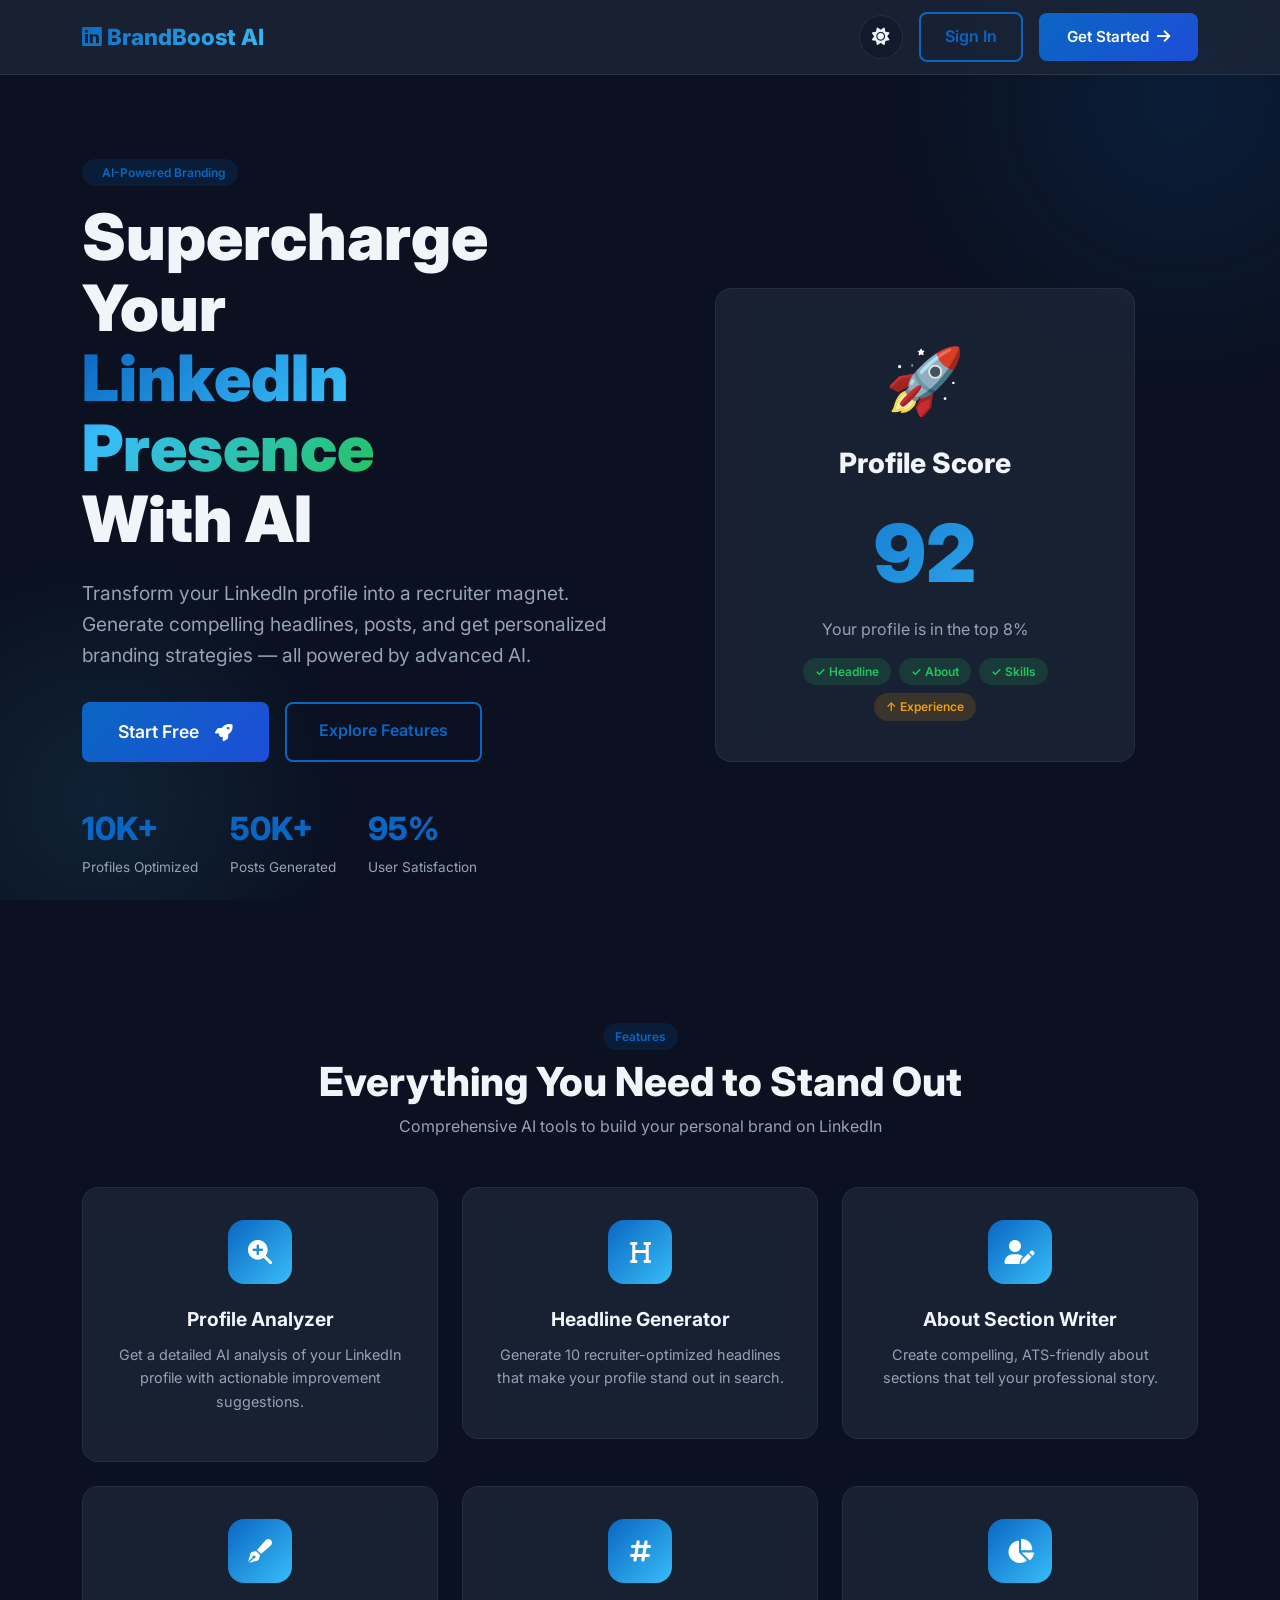
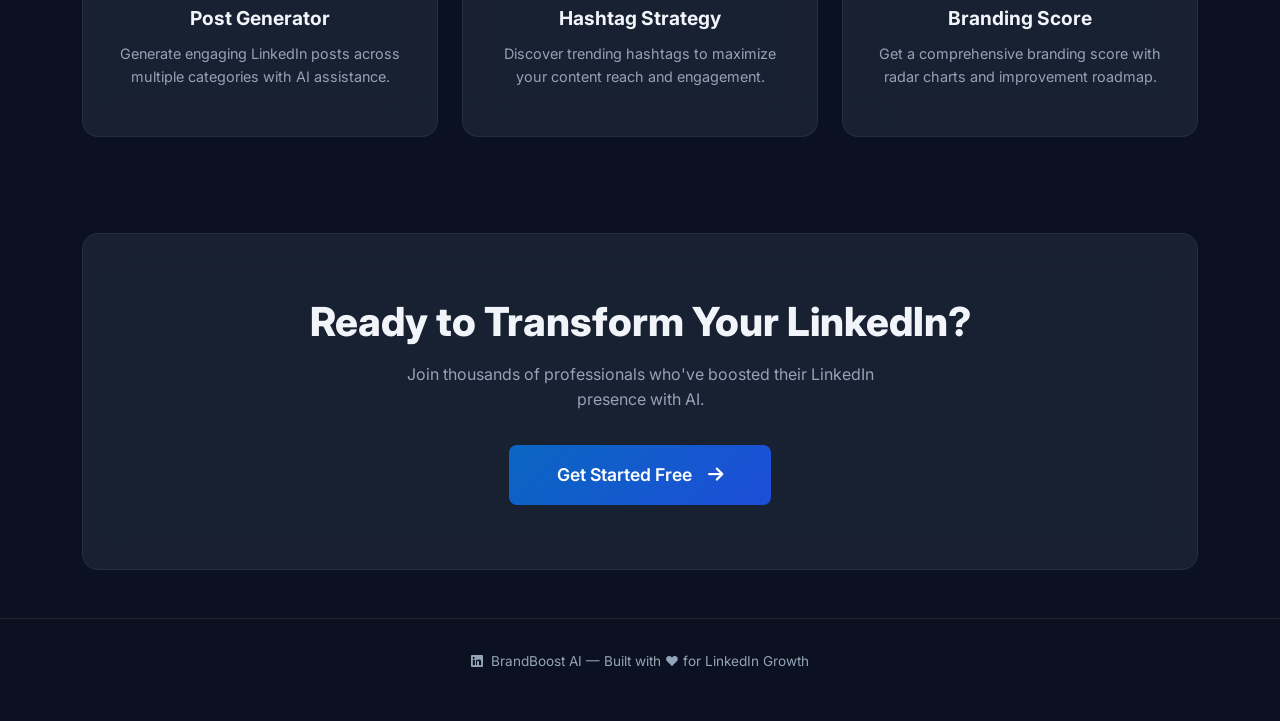
<file: frontend/index.html>
<!DOCTYPE html>
<html lang="en" data-theme="dark">
<head>
    <meta charset="UTF-8">
    <meta name="viewport" content="width=device-width, initial-scale=1.0">
    <meta name="description" content="AI-powered LinkedIn branding assistant. Optimize your profile, generate content, and grow your professional network.">
    <title>LinkedIn Branding Assistant - AI-Powered Profile Growth</title>
    <link href="https://cdn.jsdelivr.net/npm/bootstrap@5.3.3/dist/css/bootstrap.min.css" rel="stylesheet">
    <link href="https://cdnjs.cloudflare.com/ajax/libs/font-awesome/6.5.1/css/all.min.css" rel="stylesheet">
    <link href="css/style.css" rel="stylesheet">
</head>
<body>
    <div class="bg-animated"></div>

    <!-- Navbar -->
    <nav class="navbar-custom">
        <div class="container d-flex justify-content-between align-items-center">
            <a href="index.html" class="navbar-brand-custom"><i class="fab fa-linkedin"></i> BrandBoost AI</a>
            <div class="d-flex align-items-center gap-3">
                <button class="theme-toggle" id="themeToggle"><i class="fas fa-sun"></i></button>
                <a href="login.html" class="btn-outline-custom">Sign In</a>
                <a href="register.html" class="btn-primary-custom">Get Started <i class="fas fa-arrow-right"></i></a>
            </div>
        </div>
    </nav>

    <!-- Hero -->
    <section class="hero-section">
        <div class="container">
            <div class="row align-items-center">
                <div class="col-lg-6">
                    <span class="badge-custom badge-primary mb-3"><i class="fas fa-sparkles me-1"></i> AI-Powered Branding</span>
                    <h1 class="hero-title">
                        Supercharge Your<br><span class="gradient-text">LinkedIn Presence</span><br>With AI
                    </h1>
                    <p class="hero-subtitle">
                        Transform your LinkedIn profile into a recruiter magnet. Generate compelling headlines, posts, and get personalized branding strategies — all powered by advanced AI.
                    </p>
                    <div class="d-flex gap-3 flex-wrap">
                        <a href="register.html" class="btn-primary-custom" style="padding:16px 36px;font-size:1.1rem">
                            Start Free <i class="fas fa-rocket ms-2"></i>
                        </a>
                        <a href="#features" class="btn-outline-custom" style="padding:14px 32px">
                            Explore Features
                        </a>
                    </div>
                    <div class="hero-stats">
                        <div class="hero-stat"><h3>10K+</h3><p>Profiles Optimized</p></div>
                        <div class="hero-stat"><h3>50K+</h3><p>Posts Generated</p></div>
                        <div class="hero-stat"><h3>95%</h3><p>User Satisfaction</p></div>
                    </div>
                </div>
                <div class="col-lg-6 d-none d-lg-block text-center">
                    <div class="glass-card" style="padding:2.5rem;max-width:420px;margin:0 auto">
                        <div style="font-size:4rem;margin-bottom:1rem">🚀</div>
                        <h3 style="font-weight:800;margin-bottom:0.5rem">Profile Score</h3>
                        <div style="font-size:5rem;font-weight:900;background:linear-gradient(135deg,var(--primary),var(--accent));-webkit-background-clip:text;-webkit-text-fill-color:transparent;background-clip:text">92</div>
                        <p style="color:var(--text-secondary)">Your profile is in the top 8%</p>
                        <div style="display:flex;gap:0.5rem;justify-content:center;flex-wrap:wrap;margin-top:1rem">
                            <span class="badge-custom badge-success">✓ Headline</span>
                            <span class="badge-custom badge-success">✓ About</span>
                            <span class="badge-custom badge-success">✓ Skills</span>
                            <span class="badge-custom badge-warning">↑ Experience</span>
                        </div>
                    </div>
                </div>
            </div>
        </div>
    </section>

    <!-- Features -->
    <section id="features" class="py-5">
        <div class="container">
            <div class="text-center mb-5">
                <span class="badge-custom badge-primary mb-2">Features</span>
                <h2 style="font-size:2.5rem;font-weight:800">Everything You Need to <span class="gradient-text">Stand Out</span></h2>
                <p style="color:var(--text-secondary);max-width:600px;margin:0 auto">Comprehensive AI tools to build your personal brand on LinkedIn</p>
            </div>
            <div class="row g-4">
                <div class="col-md-4"><div class="glass-card feature-card"><div class="icon-wrapper"><i class="fas fa-search-plus"></i></div><h3>Profile Analyzer</h3><p>Get a detailed AI analysis of your LinkedIn profile with actionable improvement suggestions.</p></div></div>
                <div class="col-md-4"><div class="glass-card feature-card"><div class="icon-wrapper"><i class="fas fa-heading"></i></div><h3>Headline Generator</h3><p>Generate 10 recruiter-optimized headlines that make your profile stand out in search.</p></div></div>
                <div class="col-md-4"><div class="glass-card feature-card"><div class="icon-wrapper"><i class="fas fa-user-edit"></i></div><h3>About Section Writer</h3><p>Create compelling, ATS-friendly about sections that tell your professional story.</p></div></div>
                <div class="col-md-4"><div class="glass-card feature-card"><div class="icon-wrapper"><i class="fas fa-pen-fancy"></i></div><h3>Post Generator</h3><p>Generate engaging LinkedIn posts across multiple categories with AI assistance.</p></div></div>
                <div class="col-md-4"><div class="glass-card feature-card"><div class="icon-wrapper"><i class="fas fa-hashtag"></i></div><h3>Hashtag Strategy</h3><p>Discover trending hashtags to maximize your content reach and engagement.</p></div></div>
                <div class="col-md-4"><div class="glass-card feature-card"><div class="icon-wrapper"><i class="fas fa-chart-pie"></i></div><h3>Branding Score</h3><p>Get a comprehensive branding score with radar charts and improvement roadmap.</p></div></div>
            </div>
        </div>
    </section>

    <!-- CTA -->
    <section class="py-5">
        <div class="container">
            <div class="glass-card text-center" style="padding:4rem 2rem">
                <h2 style="font-size:2.5rem;font-weight:800;margin-bottom:1rem">Ready to <span class="gradient-text">Transform</span> Your LinkedIn?</h2>
                <p style="color:var(--text-secondary);max-width:500px;margin:0 auto 2rem">Join thousands of professionals who've boosted their LinkedIn presence with AI.</p>
                <a href="register.html" class="btn-primary-custom" style="padding:16px 48px;font-size:1.1rem">Get Started Free <i class="fas fa-arrow-right ms-2"></i></a>
            </div>
        </div>
    </section>

    <!-- Footer -->
    <footer style="padding:2rem 0;border-top:1px solid var(--border);text-align:center;color:var(--text-secondary);font-size:0.85rem">
        <div class="container">
            <p><i class="fab fa-linkedin me-1"></i> BrandBoost AI — Built with ❤️ for LinkedIn Growth</p>
        </div>
    </footer>

    <script src="https://cdn.jsdelivr.net/npm/bootstrap@5.3.3/dist/js/bootstrap.bundle.min.js"></script>
    <script src="js/auth.js"></script>
    <script>redirectIfAuth();</script>
</body>
</html>
</file>
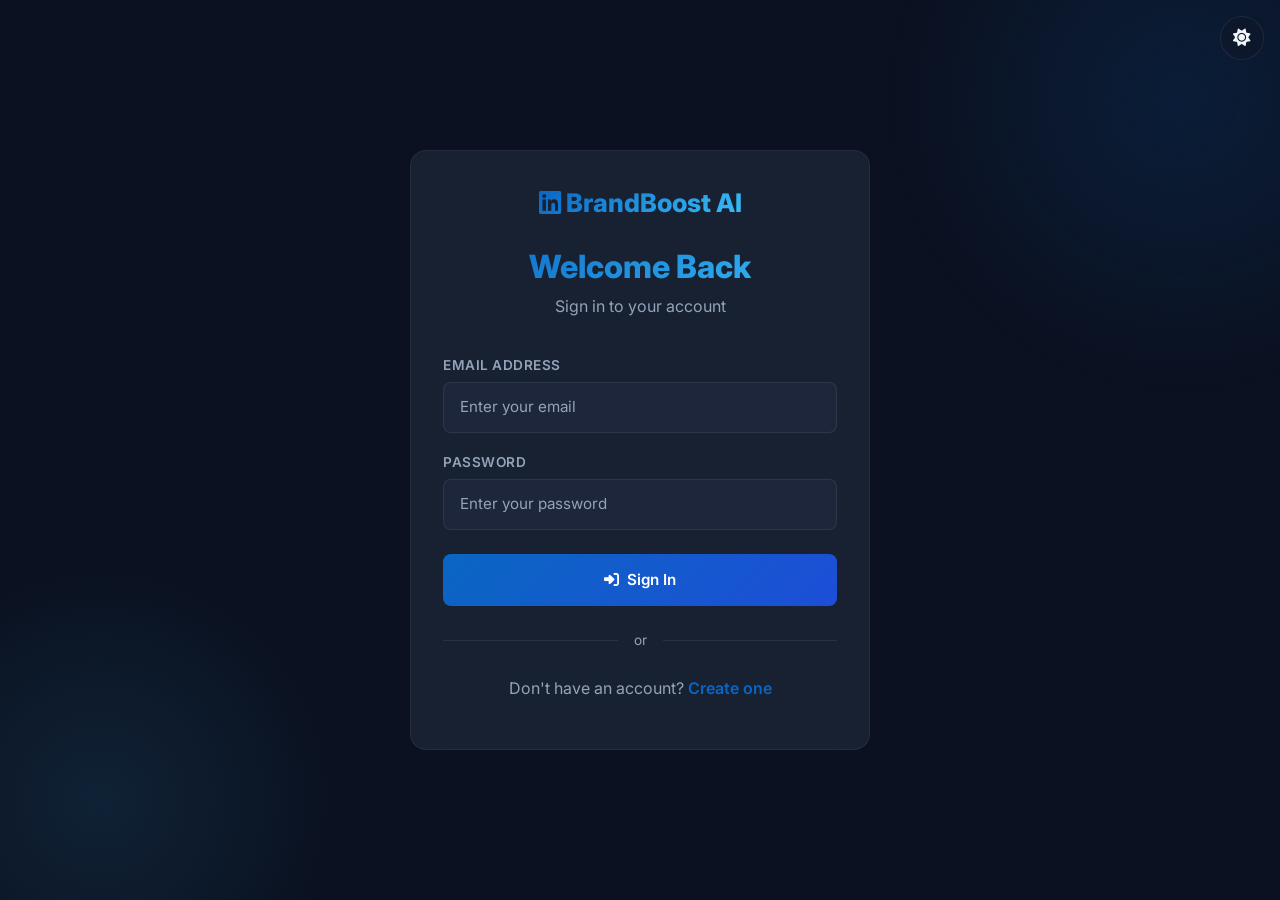
<file: frontend/about-generator.html>
<!DOCTYPE html>
<html lang="en" data-theme="dark">
<head>
    <meta charset="UTF-8">
    <meta name="viewport" content="width=device-width, initial-scale=1.0">
    <title>About Generator - BrandBoost AI</title>
    <link href="https://cdn.jsdelivr.net/npm/bootstrap@5.3.3/dist/css/bootstrap.min.css" rel="stylesheet">
    <link href="https://cdnjs.cloudflare.com/ajax/libs/font-awesome/6.5.1/css/all.min.css" rel="stylesheet">
    <link href="css/style.css" rel="stylesheet">
    <link href="css/dashboard.css" rel="stylesheet">
</head>
<body>
    <div class="bg-animated"></div>
    <button class="sidebar-toggle" id="sidebarToggle"><i class="fas fa-bars"></i></button>
    <div class="sidebar-overlay" id="sidebarOverlay"></div>
    <aside class="sidebar" id="sidebar">
        <div class="sidebar-brand"><i class="fab fa-linkedin"></i> BrandBoost AI</div>
        <nav class="sidebar-nav">
            <div class="sidebar-section">Main</div>
            <a href="dashboard.html" class="sidebar-link"><i class="fas fa-th-large"></i> Dashboard</a>
            <a href="profile-analysis.html" class="sidebar-link"><i class="fas fa-search-plus"></i> Profile Analyzer</a>
            <a href="branding-score.html" class="sidebar-link"><i class="fas fa-chart-pie"></i> Branding Score</a>
            <div class="sidebar-section">Content Tools</div>
            <a href="headline-generator.html" class="sidebar-link"><i class="fas fa-heading"></i> Headline Generator</a>
            <a href="about-generator.html" class="sidebar-link"><i class="fas fa-user-edit"></i> About Generator</a>
            <a href="post-generator.html" class="sidebar-link"><i class="fas fa-pen-fancy"></i> Post Generator</a>
            <a href="hashtag-generator.html" class="sidebar-link"><i class="fas fa-hashtag"></i> Hashtag Generator</a>
            <div class="sidebar-section">Account</div>
            <a href="history.html" class="sidebar-link"><i class="fas fa-history"></i> History</a>
            <button class="sidebar-link" id="logoutBtn"><i class="fas fa-sign-out-alt"></i> Logout</button>
        </nav>
        <div style="padding:1rem;border-top:1px solid var(--border);margin-top:auto">
            <div class="d-flex align-items-center gap-2">
                <div style="width:36px;height:36px;border-radius:50%;background:linear-gradient(135deg,var(--primary),var(--accent));display:flex;align-items:center;justify-content:center;color:#fff;font-weight:700" id="userAvatar">U</div>
                <div><div style="font-weight:600;font-size:0.85rem" id="userName">User</div></div>
                <button class="theme-toggle ms-auto" id="themeToggle" style="width:32px;height:32px;font-size:0.85rem"><i class="fas fa-sun"></i></button>
            </div>
        </div>
    </aside>

    <main class="main-content">
        <div class="page-header">
            <div><h1 class="page-title"><i class="fas fa-user-edit me-2"></i>About Section Generator</h1>
            <p class="page-subtitle">Create a professional, ATS-friendly About section</p></div>
        </div>
        <div class="row g-4">
            <div class="col-lg-5">
                <div class="glass-card">
                    <h5 style="font-weight:700;margin-bottom:1.5rem">Your Details</h5>
                    <div class="mb-3">
                        <label class="form-label-custom">Skills</label>
                        <input type="text" id="abSkills" class="form-control-custom" placeholder="Python, React, Cloud Computing">
                    </div>
                    <div class="mb-3">
                        <label class="form-label-custom">Education</label>
                        <input type="text" id="abEducation" class="form-control-custom" placeholder="B.Tech CSE, XYZ University">
                    </div>
                    <div class="mb-3">
                        <label class="form-label-custom">Career Goals</label>
                        <textarea id="abCareerGoals" class="form-control-custom" rows="2" placeholder="Your professional aspirations..."></textarea>
                    </div>
                    <div class="mb-3">
                        <label class="form-label-custom">Projects</label>
                        <textarea id="abProjects" class="form-control-custom" rows="2" placeholder="Key projects you've built..."></textarea>
                    </div>
                    <div class="mb-3">
                        <label class="form-label-custom">Experience</label>
                        <textarea id="abExperience" class="form-control-custom" rows="2" placeholder="Work experience summary..."></textarea>
                    </div>
                    <div class="mb-4">
                        <label class="form-label-custom">Tone</label>
                        <select id="abTone" class="form-control-custom">
                            <option value="professional">Professional</option>
                            <option value="conversational">Conversational</option>
                            <option value="storytelling">Storytelling</option>
                            <option value="technical">Technical</option>
                        </select>
                    </div>
                    <button class="btn-primary-custom w-100" style="justify-content:center;padding:14px" onclick="generateAbout()">
                        <i class="fas fa-magic"></i> Generate About Section
                    </button>
                </div>
            </div>
            <div class="col-lg-7">
                <div id="aboutResult">
                    <div class="glass-card text-center" style="padding:4rem 2rem">
                        <i class="fas fa-user-edit" style="font-size:3rem;color:var(--primary);opacity:0.3;margin-bottom:1rem"></i>
                        <h4 style="font-weight:700">Your About Section Will Appear Here</h4>
                        <p style="color:var(--text-secondary)">Fill in your details to generate a compelling professional summary.</p>
                    </div>
                </div>
            </div>
        </div>
    </main>
    <script src="https://cdn.jsdelivr.net/npm/bootstrap@5.3.3/dist/js/bootstrap.bundle.min.js"></script>
    <script src="js/auth.js"></script>
    <script src="js/ai.js"></script>
    <script src="js/dashboard.js"></script>
</body>
</html>
</file>
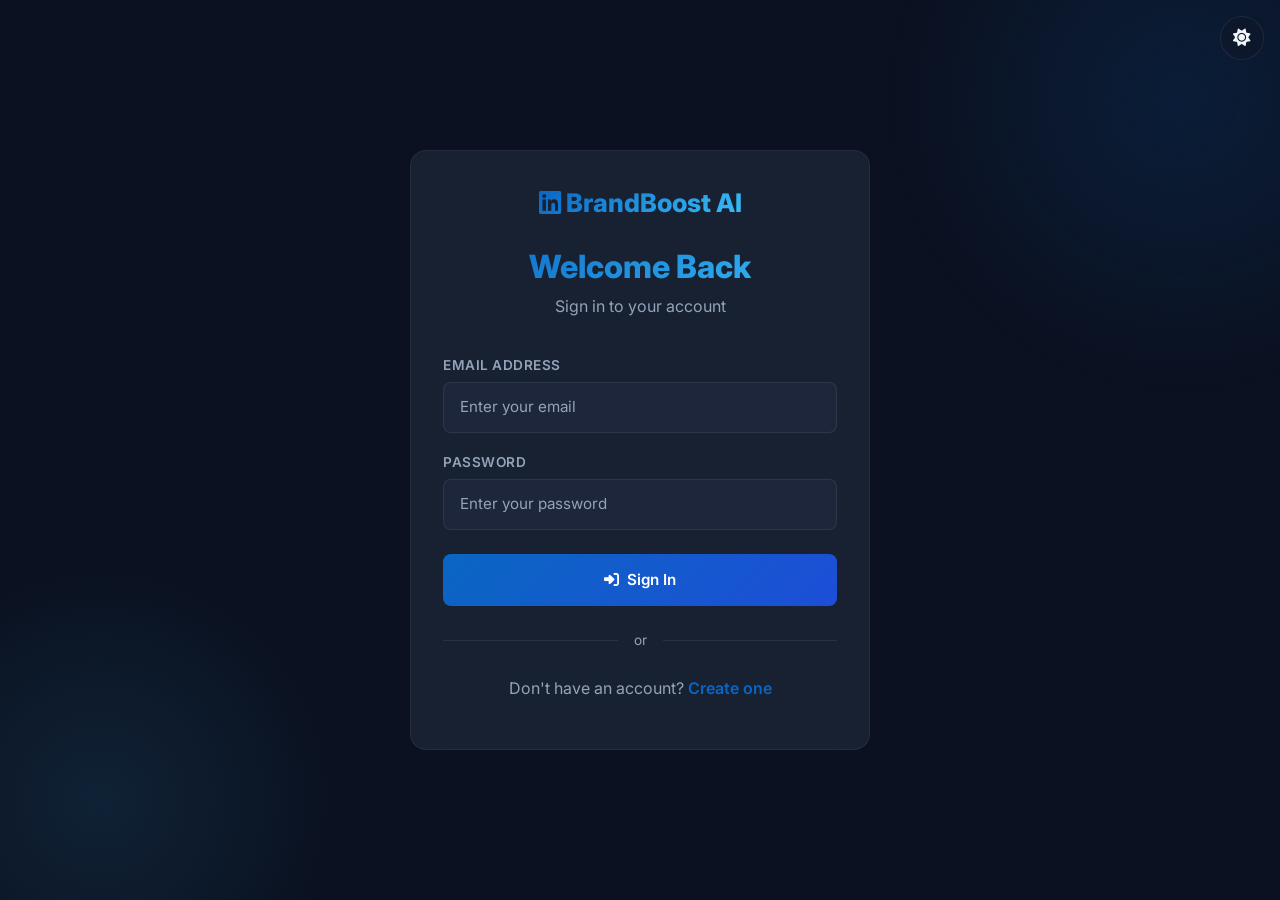
<file: frontend/dashboard.html>
<!DOCTYPE html>
<html lang="en" data-theme="dark">
<head>
    <meta charset="UTF-8">
    <meta name="viewport" content="width=device-width, initial-scale=1.0">
    <title>Dashboard - BrandBoost AI</title>
    <link href="https://cdn.jsdelivr.net/npm/bootstrap@5.3.3/dist/css/bootstrap.min.css" rel="stylesheet">
    <link href="https://cdnjs.cloudflare.com/ajax/libs/font-awesome/6.5.1/css/all.min.css" rel="stylesheet">
    <link href="css/style.css" rel="stylesheet">
    <link href="css/dashboard.css" rel="stylesheet">
</head>
<body>
    <div class="bg-animated"></div>
    <button class="sidebar-toggle" id="sidebarToggle"><i class="fas fa-bars"></i></button>
    <div class="sidebar-overlay" id="sidebarOverlay"></div>

    <!-- Sidebar -->
    <aside class="sidebar" id="sidebar">
        <div class="sidebar-brand"><i class="fab fa-linkedin"></i> BrandBoost AI</div>
        <nav class="sidebar-nav">
            <div class="sidebar-section">Main</div>
            <a href="dashboard.html" class="sidebar-link"><i class="fas fa-th-large"></i> Dashboard</a>
            <a href="profile-analysis.html" class="sidebar-link"><i class="fas fa-search-plus"></i> Profile Analyzer</a>
            <a href="branding-score.html" class="sidebar-link"><i class="fas fa-chart-pie"></i> Branding Score</a>
            <div class="sidebar-section">Content Tools</div>
            <a href="headline-generator.html" class="sidebar-link"><i class="fas fa-heading"></i> Headline Generator</a>
            <a href="about-generator.html" class="sidebar-link"><i class="fas fa-user-edit"></i> About Generator</a>
            <a href="post-generator.html" class="sidebar-link"><i class="fas fa-pen-fancy"></i> Post Generator</a>
            <a href="hashtag-generator.html" class="sidebar-link"><i class="fas fa-hashtag"></i> Hashtag Generator</a>
            <div class="sidebar-section">Account</div>
            <a href="history.html" class="sidebar-link"><i class="fas fa-history"></i> History</a>
            <button class="sidebar-link" id="logoutBtn"><i class="fas fa-sign-out-alt"></i> Logout</button>
        </nav>
        <div style="padding:1rem;border-top:1px solid var(--border);margin-top:auto">
            <div class="d-flex align-items-center gap-2">
                <div style="width:36px;height:36px;border-radius:50%;background:linear-gradient(135deg,var(--primary),var(--accent));display:flex;align-items:center;justify-content:center;color:#fff;font-weight:700;font-size:0.85rem" id="userAvatar">U</div>
                <div><div style="font-weight:600;font-size:0.85rem" id="userName">User</div>
                <div style="font-size:0.7rem;color:var(--text-secondary)" id="userEmail"></div></div>
                <button class="theme-toggle ms-auto" id="themeToggle" style="width:32px;height:32px;font-size:0.85rem"><i class="fas fa-sun"></i></button>
            </div>
        </div>
    </aside>

    <!-- Main Content -->
    <main class="main-content">
        <div class="page-header">
            <div>
                <h1 class="page-title">Dashboard</h1>
                <p class="page-subtitle">Welcome back! Here's your LinkedIn branding overview.</p>
            </div>
        </div>

        <!-- Stats Row -->
        <div class="row g-4 mb-4">
            <div class="col-md-3 col-6">
                <div class="glass-card stat-card">
                    <div class="stat-icon" style="background:linear-gradient(135deg,#0A66C2,#38BDF8)"><i class="fas fa-file-alt"></i></div>
                    <div class="stat-value" id="statPosts">0</div>
                    <div class="stat-label">Posts Generated</div>
                </div>
            </div>
            <div class="col-md-3 col-6">
                <div class="glass-card stat-card">
                    <div class="stat-icon" style="background:linear-gradient(135deg,#22C55E,#38BDF8)"><i class="fas fa-chart-line"></i></div>
                    <div class="stat-value" id="statScore">0</div>
                    <div class="stat-label">Branding Score</div>
                </div>
            </div>
            <div class="col-md-3 col-6">
                <div class="glass-card stat-card">
                    <div class="stat-icon" style="background:linear-gradient(135deg,#F59E0B,#EF4444)"><i class="fas fa-heading"></i></div>
                    <div class="stat-value" id="statHeadlines">0</div>
                    <div class="stat-label">Headlines Created</div>
                </div>
            </div>
            <div class="col-md-3 col-6">
                <div class="glass-card stat-card">
                    <div class="stat-icon" style="background:linear-gradient(135deg,#8B5CF6,#EC4899)"><i class="fas fa-user-check"></i></div>
                    <div class="stat-value" id="statCompletion">0</div>
                    <div class="stat-label">Profile Completion %</div>
                </div>
            </div>
        </div>

        <!-- Profile Completion & Quick Actions -->
        <div class="row g-4 mb-4">
            <div class="col-lg-8">
                <div class="glass-card">
                    <h5 style="font-weight:700;margin-bottom:1.5rem"><i class="fas fa-tasks me-2 text-primary"></i>Profile Completion</h5>
                    <div style="height:10px;background:var(--border);border-radius:5px;overflow:hidden;margin-bottom:1rem">
                        <div id="completionBar" style="width:0%;height:100%;background:linear-gradient(90deg,var(--primary),var(--accent));border-radius:5px;transition:width 1.5s ease"></div>
                    </div>
                    <p style="color:var(--text-secondary);font-size:0.85rem">Complete all sections of your profile for maximum recruiter visibility.</p>
                    <div class="row g-3 mt-2">
                        <div class="col-md-4"><a href="profile-analysis.html" class="glass-card d-block text-center p-3" style="cursor:pointer"><i class="fas fa-search-plus text-primary" style="font-size:1.5rem"></i><div style="font-weight:600;margin-top:0.5rem;font-size:0.85rem">Analyze Profile</div></a></div>
                        <div class="col-md-4"><a href="headline-generator.html" class="glass-card d-block text-center p-3" style="cursor:pointer"><i class="fas fa-heading text-warning" style="font-size:1.5rem"></i><div style="font-weight:600;margin-top:0.5rem;font-size:0.85rem">New Headline</div></a></div>
                        <div class="col-md-4"><a href="post-generator.html" class="glass-card d-block text-center p-3" style="cursor:pointer"><i class="fas fa-pen-fancy text-success" style="font-size:1.5rem"></i><div style="font-weight:600;margin-top:0.5rem;font-size:0.85rem">Create Post</div></a></div>
                    </div>
                </div>
            </div>
            <div class="col-lg-4">
                <div class="glass-card h-100">
                    <h5 style="font-weight:700;margin-bottom:1rem"><i class="fas fa-fire me-2" style="color:var(--danger)"></i>Trending Topics</h5>
                    <div class="d-flex flex-wrap gap-2">
                        <span class="tag-chip">#AI</span>
                        <span class="tag-chip">#MachineLearning</span>
                        <span class="tag-chip">#CloudComputing</span>
                        <span class="tag-chip">#CyberSecurity</span>
                        <span class="tag-chip">#DataScience</span>
                        <span class="tag-chip">#GenAI</span>
                        <span class="tag-chip">#Python</span>
                        <span class="tag-chip">#DevOps</span>
                        <span class="tag-chip">#CareerGrowth</span>
                        <span class="tag-chip">#TechJobs</span>
                    </div>
                </div>
            </div>
        </div>

        <!-- Tools Grid -->
        <div class="row g-4">
            <div class="col-12">
                <h5 style="font-weight:700;margin-bottom:1rem"><i class="fas fa-toolbox me-2"></i>AI Tools</h5>
            </div>
            <div class="col-md-4 col-6"><a href="about-generator.html" class="glass-card feature-card d-block"><div class="icon-wrapper"><i class="fas fa-user-edit"></i></div><h3>About Generator</h3><p>Craft your professional story</p></a></div>
            <div class="col-md-4 col-6"><a href="hashtag-generator.html" class="glass-card feature-card d-block"><div class="icon-wrapper" style="background:linear-gradient(135deg,#F59E0B,#EF4444)"><i class="fas fa-hashtag"></i></div><h3>Hashtag Finder</h3><p>Discover trending hashtags</p></a></div>
            <div class="col-md-4 col-6"><a href="branding-score.html" class="glass-card feature-card d-block"><div class="icon-wrapper" style="background:linear-gradient(135deg,#22C55E,#0A66C2)"><i class="fas fa-chart-pie"></i></div><h3>Branding Score</h3><p>Measure your brand strength</p></a></div>
        </div>
    </main>

    <script src="https://cdn.jsdelivr.net/npm/bootstrap@5.3.3/dist/js/bootstrap.bundle.min.js"></script>
    <script src="js/auth.js"></script>
    <script src="js/dashboard.js"></script>
    <script>
        document.addEventListener('DOMContentLoaded', () => {
            if (!requireAuth()) return;
            const user = getUser();
            if (user) {
                document.getElementById('userAvatar').textContent = user.name?.charAt(0)?.toUpperCase() || 'U';
            }
        });
    </script>
</body>
</html>
</file>
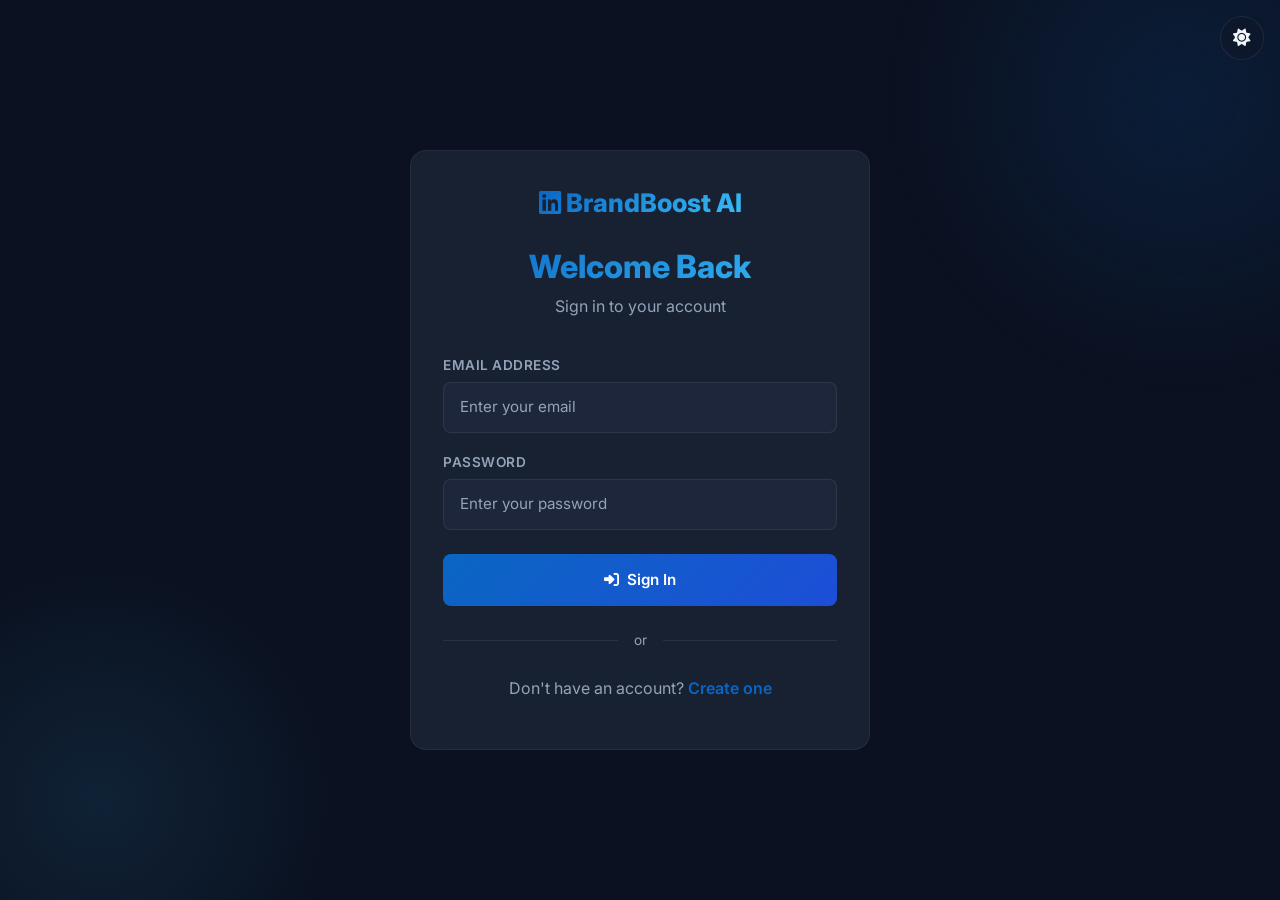
<file: frontend/hashtag-generator.html>
<!DOCTYPE html>
<html lang="en" data-theme="dark">
<head>
    <meta charset="UTF-8">
    <meta name="viewport" content="width=device-width, initial-scale=1.0">
    <title>Hashtag Generator - BrandBoost AI</title>
    <link href="https://cdn.jsdelivr.net/npm/bootstrap@5.3.3/dist/css/bootstrap.min.css" rel="stylesheet">
    <link href="https://cdnjs.cloudflare.com/ajax/libs/font-awesome/6.5.1/css/all.min.css" rel="stylesheet">
    <link href="css/style.css" rel="stylesheet">
    <link href="css/dashboard.css" rel="stylesheet">
</head>
<body>
    <div class="bg-animated"></div>
    <button class="sidebar-toggle" id="sidebarToggle"><i class="fas fa-bars"></i></button>
    <div class="sidebar-overlay" id="sidebarOverlay"></div>
    <aside class="sidebar" id="sidebar">
        <div class="sidebar-brand"><i class="fab fa-linkedin"></i> BrandBoost AI</div>
        <nav class="sidebar-nav">
            <div class="sidebar-section">Main</div>
            <a href="dashboard.html" class="sidebar-link"><i class="fas fa-th-large"></i> Dashboard</a>
            <a href="profile-analysis.html" class="sidebar-link"><i class="fas fa-search-plus"></i> Profile Analyzer</a>
            <a href="branding-score.html" class="sidebar-link"><i class="fas fa-chart-pie"></i> Branding Score</a>
            <div class="sidebar-section">Content Tools</div>
            <a href="headline-generator.html" class="sidebar-link"><i class="fas fa-heading"></i> Headline Generator</a>
            <a href="about-generator.html" class="sidebar-link"><i class="fas fa-user-edit"></i> About Generator</a>
            <a href="post-generator.html" class="sidebar-link"><i class="fas fa-pen-fancy"></i> Post Generator</a>
            <a href="hashtag-generator.html" class="sidebar-link"><i class="fas fa-hashtag"></i> Hashtag Generator</a>
            <div class="sidebar-section">Account</div>
            <a href="history.html" class="sidebar-link"><i class="fas fa-history"></i> History</a>
            <button class="sidebar-link" id="logoutBtn"><i class="fas fa-sign-out-alt"></i> Logout</button>
        </nav>
        <div style="padding:1rem;border-top:1px solid var(--border);margin-top:auto">
            <div class="d-flex align-items-center gap-2">
                <div style="width:36px;height:36px;border-radius:50%;background:linear-gradient(135deg,var(--primary),var(--accent));display:flex;align-items:center;justify-content:center;color:#fff;font-weight:700" id="userAvatar">U</div>
                <div><div style="font-weight:600;font-size:0.85rem" id="userName">User</div></div>
                <button class="theme-toggle ms-auto" id="themeToggle" style="width:32px;height:32px;font-size:0.85rem"><i class="fas fa-sun"></i></button>
            </div>
        </div>
    </aside>

    <main class="main-content">
        <div class="page-header">
            <div><h1 class="page-title"><i class="fas fa-hashtag me-2"></i>Hashtag Generator</h1>
            <p class="page-subtitle">Discover trending, niche, and high-reach hashtags</p></div>
        </div>
        <div class="row g-4">
            <div class="col-lg-4">
                <div class="glass-card">
                    <h5 style="font-weight:700;margin-bottom:1.5rem">Hashtag Preferences</h5>
                    <div class="mb-3">
                        <label class="form-label-custom">Topic / Content Theme</label>
                        <input type="text" id="hashTopic" class="form-control-custom" placeholder="e.g., Machine Learning, Career Tips">
                    </div>
                    <div class="mb-3">
                        <label class="form-label-custom">Industry</label>
                        <input type="text" id="hashIndustry" class="form-control-custom" placeholder="e.g., Technology, Finance">
                    </div>
                    <div class="mb-4">
                        <label class="form-label-custom">Target Audience</label>
                        <input type="text" id="hashAudience" class="form-control-custom" placeholder="e.g., Students, Recruiters, Developers">
                    </div>
                    <button class="btn-primary-custom w-100" style="justify-content:center;padding:14px" onclick="generateHashtags()">
                        <i class="fas fa-magic"></i> Generate Hashtags
                    </button>
                </div>
            </div>
            <div class="col-lg-8">
                <div id="hashtagsResult">
                    <div class="glass-card text-center" style="padding:4rem 2rem">
                        <i class="fas fa-hashtag" style="font-size:3rem;color:var(--primary);opacity:0.3;margin-bottom:1rem"></i>
                        <h4 style="font-weight:700">Hashtags Will Appear Here</h4>
                        <p style="color:var(--text-secondary)">Enter a topic and industry to get AI-curated hashtags.</p>
                    </div>
                </div>
            </div>
        </div>
    </main>
    <script src="https://cdn.jsdelivr.net/npm/bootstrap@5.3.3/dist/js/bootstrap.bundle.min.js"></script>
    <script src="js/auth.js"></script>
    <script src="js/ai.js"></script>
    <script src="js/dashboard.js"></script>
</body>
</html>
</file>
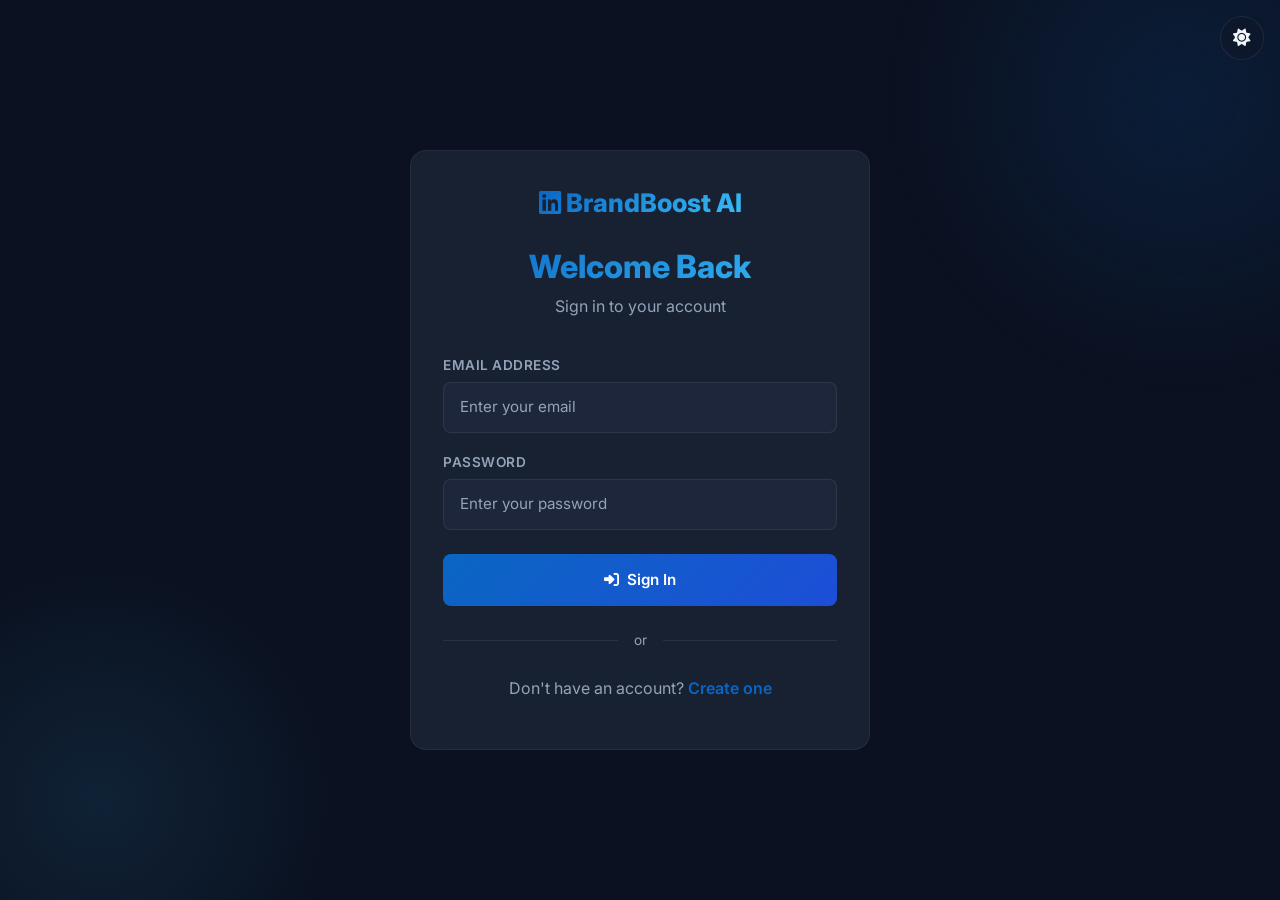
<file: frontend/headline-generator.html>
<!DOCTYPE html>
<html lang="en" data-theme="dark">
<head>
    <meta charset="UTF-8">
    <meta name="viewport" content="width=device-width, initial-scale=1.0">
    <title>Headline Generator - BrandBoost AI</title>
    <link href="https://cdn.jsdelivr.net/npm/bootstrap@5.3.3/dist/css/bootstrap.min.css" rel="stylesheet">
    <link href="https://cdnjs.cloudflare.com/ajax/libs/font-awesome/6.5.1/css/all.min.css" rel="stylesheet">
    <link href="css/style.css" rel="stylesheet">
    <link href="css/dashboard.css" rel="stylesheet">
</head>
<body>
    <div class="bg-animated"></div>
    <button class="sidebar-toggle" id="sidebarToggle"><i class="fas fa-bars"></i></button>
    <div class="sidebar-overlay" id="sidebarOverlay"></div>
    <aside class="sidebar" id="sidebar">
        <div class="sidebar-brand"><i class="fab fa-linkedin"></i> BrandBoost AI</div>
        <nav class="sidebar-nav">
            <div class="sidebar-section">Main</div>
            <a href="dashboard.html" class="sidebar-link"><i class="fas fa-th-large"></i> Dashboard</a>
            <a href="profile-analysis.html" class="sidebar-link"><i class="fas fa-search-plus"></i> Profile Analyzer</a>
            <a href="branding-score.html" class="sidebar-link"><i class="fas fa-chart-pie"></i> Branding Score</a>
            <div class="sidebar-section">Content Tools</div>
            <a href="headline-generator.html" class="sidebar-link"><i class="fas fa-heading"></i> Headline Generator</a>
            <a href="about-generator.html" class="sidebar-link"><i class="fas fa-user-edit"></i> About Generator</a>
            <a href="post-generator.html" class="sidebar-link"><i class="fas fa-pen-fancy"></i> Post Generator</a>
            <a href="hashtag-generator.html" class="sidebar-link"><i class="fas fa-hashtag"></i> Hashtag Generator</a>
            <div class="sidebar-section">Account</div>
            <a href="history.html" class="sidebar-link"><i class="fas fa-history"></i> History</a>
            <button class="sidebar-link" id="logoutBtn"><i class="fas fa-sign-out-alt"></i> Logout</button>
        </nav>
        <div style="padding:1rem;border-top:1px solid var(--border);margin-top:auto">
            <div class="d-flex align-items-center gap-2">
                <div style="width:36px;height:36px;border-radius:50%;background:linear-gradient(135deg,var(--primary),var(--accent));display:flex;align-items:center;justify-content:center;color:#fff;font-weight:700" id="userAvatar">U</div>
                <div><div style="font-weight:600;font-size:0.85rem" id="userName">User</div></div>
                <button class="theme-toggle ms-auto" id="themeToggle" style="width:32px;height:32px;font-size:0.85rem"><i class="fas fa-sun"></i></button>
            </div>
        </div>
    </aside>

    <main class="main-content">
        <div class="page-header">
            <div><h1 class="page-title"><i class="fas fa-heading me-2"></i>Headline Generator</h1>
            <p class="page-subtitle">Generate 10 recruiter-friendly LinkedIn headlines</p></div>
        </div>

        <div class="row g-4">
            <div class="col-lg-4">
                <div class="glass-card">
                    <h5 style="font-weight:700;margin-bottom:1.5rem">Your Details</h5>
                    <div class="mb-3">
                        <label class="form-label-custom">Key Skills</label>
                        <input type="text" id="hlSkills" class="form-control-custom" placeholder="Python, AWS, Machine Learning">
                    </div>
                    <div class="mb-3">
                        <label class="form-label-custom">Experience</label>
                        <textarea id="hlExperience" class="form-control-custom" rows="3" placeholder="2 years in Software Development..."></textarea>
                    </div>
                    <div class="mb-4">
                        <label class="form-label-custom">Career Goal</label>
                        <input type="text" id="hlCareerGoal" class="form-control-custom" placeholder="e.g., Senior Data Scientist">
                    </div>
                    <button class="btn-primary-custom w-100" style="justify-content:center;padding:14px" onclick="generateHeadlines()">
                        <i class="fas fa-magic"></i> Generate Headlines
                    </button>
                </div>
            </div>
            <div class="col-lg-8">
                <div id="headlinesResult">
                    <div class="glass-card text-center" style="padding:4rem 2rem">
                        <i class="fas fa-heading" style="font-size:3rem;color:var(--primary);opacity:0.3;margin-bottom:1rem"></i>
                        <h4 style="font-weight:700">Headlines Will Appear Here</h4>
                        <p style="color:var(--text-secondary)">Enter your skills and career goal to generate optimized headlines.</p>
                    </div>
                </div>
            </div>
        </div>
    </main>

    <script src="https://cdn.jsdelivr.net/npm/bootstrap@5.3.3/dist/js/bootstrap.bundle.min.js"></script>
    <script src="js/auth.js"></script>
    <script src="js/ai.js"></script>
    <script src="js/dashboard.js"></script>
</body>
</html>
</file>
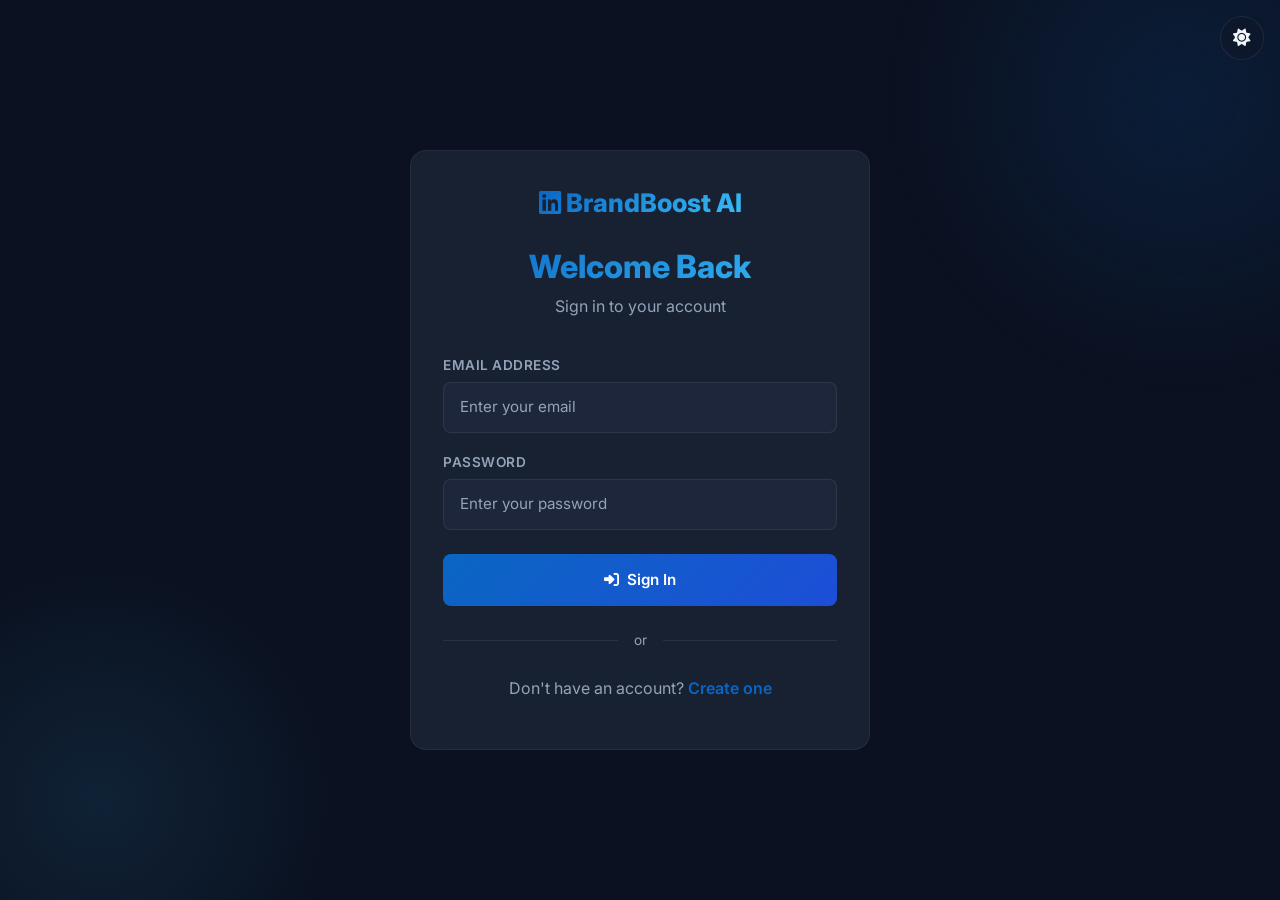
<file: frontend/history.html>
<!DOCTYPE html>
<html lang="en" data-theme="dark">
<head>
    <meta charset="UTF-8">
    <meta name="viewport" content="width=device-width, initial-scale=1.0">
    <title>History - BrandBoost AI</title>
    <link href="https://cdn.jsdelivr.net/npm/bootstrap@5.3.3/dist/css/bootstrap.min.css" rel="stylesheet">
    <link href="https://cdnjs.cloudflare.com/ajax/libs/font-awesome/6.5.1/css/all.min.css" rel="stylesheet">
    <link href="css/style.css" rel="stylesheet">
    <link href="css/dashboard.css" rel="stylesheet">
</head>
<body>
    <div class="bg-animated"></div>
    <button class="sidebar-toggle" id="sidebarToggle"><i class="fas fa-bars"></i></button>
    <div class="sidebar-overlay" id="sidebarOverlay"></div>
    <aside class="sidebar" id="sidebar">
        <div class="sidebar-brand"><i class="fab fa-linkedin"></i> BrandBoost AI</div>
        <nav class="sidebar-nav">
            <div class="sidebar-section">Main</div>
            <a href="dashboard.html" class="sidebar-link"><i class="fas fa-th-large"></i> Dashboard</a>
            <a href="profile-analysis.html" class="sidebar-link"><i class="fas fa-search-plus"></i> Profile Analyzer</a>
            <a href="branding-score.html" class="sidebar-link"><i class="fas fa-chart-pie"></i> Branding Score</a>
            <div class="sidebar-section">Content Tools</div>
            <a href="headline-generator.html" class="sidebar-link"><i class="fas fa-heading"></i> Headline Generator</a>
            <a href="about-generator.html" class="sidebar-link"><i class="fas fa-user-edit"></i> About Generator</a>
            <a href="post-generator.html" class="sidebar-link"><i class="fas fa-pen-fancy"></i> Post Generator</a>
            <a href="hashtag-generator.html" class="sidebar-link"><i class="fas fa-hashtag"></i> Hashtag Generator</a>
            <div class="sidebar-section">Account</div>
            <a href="history.html" class="sidebar-link"><i class="fas fa-history"></i> History</a>
            <button class="sidebar-link" id="logoutBtn"><i class="fas fa-sign-out-alt"></i> Logout</button>
        </nav>
        <div style="padding:1rem;border-top:1px solid var(--border);margin-top:auto">
            <div class="d-flex align-items-center gap-2">
                <div style="width:36px;height:36px;border-radius:50%;background:linear-gradient(135deg,var(--primary),var(--accent));display:flex;align-items:center;justify-content:center;color:#fff;font-weight:700" id="userAvatar">U</div>
                <div><div style="font-weight:600;font-size:0.85rem" id="userName">User</div></div>
                <button class="theme-toggle ms-auto" id="themeToggle" style="width:32px;height:32px;font-size:0.85rem"><i class="fas fa-sun"></i></button>
            </div>
        </div>
    </aside>

    <main class="main-content">
        <div class="page-header">
            <div><h1 class="page-title"><i class="fas fa-history me-2"></i>Generation History</h1>
            <p class="page-subtitle">View all your previously generated content</p></div>
        </div>
        <div id="historyContainer">
            <!-- Skeleton loaders -->
            <div class="glass-card mb-3"><div class="skeleton skeleton-title"></div><div class="skeleton skeleton-text"></div><div class="skeleton skeleton-text" style="width:70%"></div></div>
            <div class="glass-card mb-3"><div class="skeleton skeleton-title"></div><div class="skeleton skeleton-text"></div><div class="skeleton skeleton-text" style="width:70%"></div></div>
            <div class="glass-card mb-3"><div class="skeleton skeleton-title"></div><div class="skeleton skeleton-text"></div><div class="skeleton skeleton-text" style="width:70%"></div></div>
        </div>
    </main>
    <script src="https://cdn.jsdelivr.net/npm/bootstrap@5.3.3/dist/js/bootstrap.bundle.min.js"></script>
    <script src="js/auth.js"></script>
    <script src="js/ai.js"></script>
    <script src="js/dashboard.js"></script>
</body>
</html>
</file>
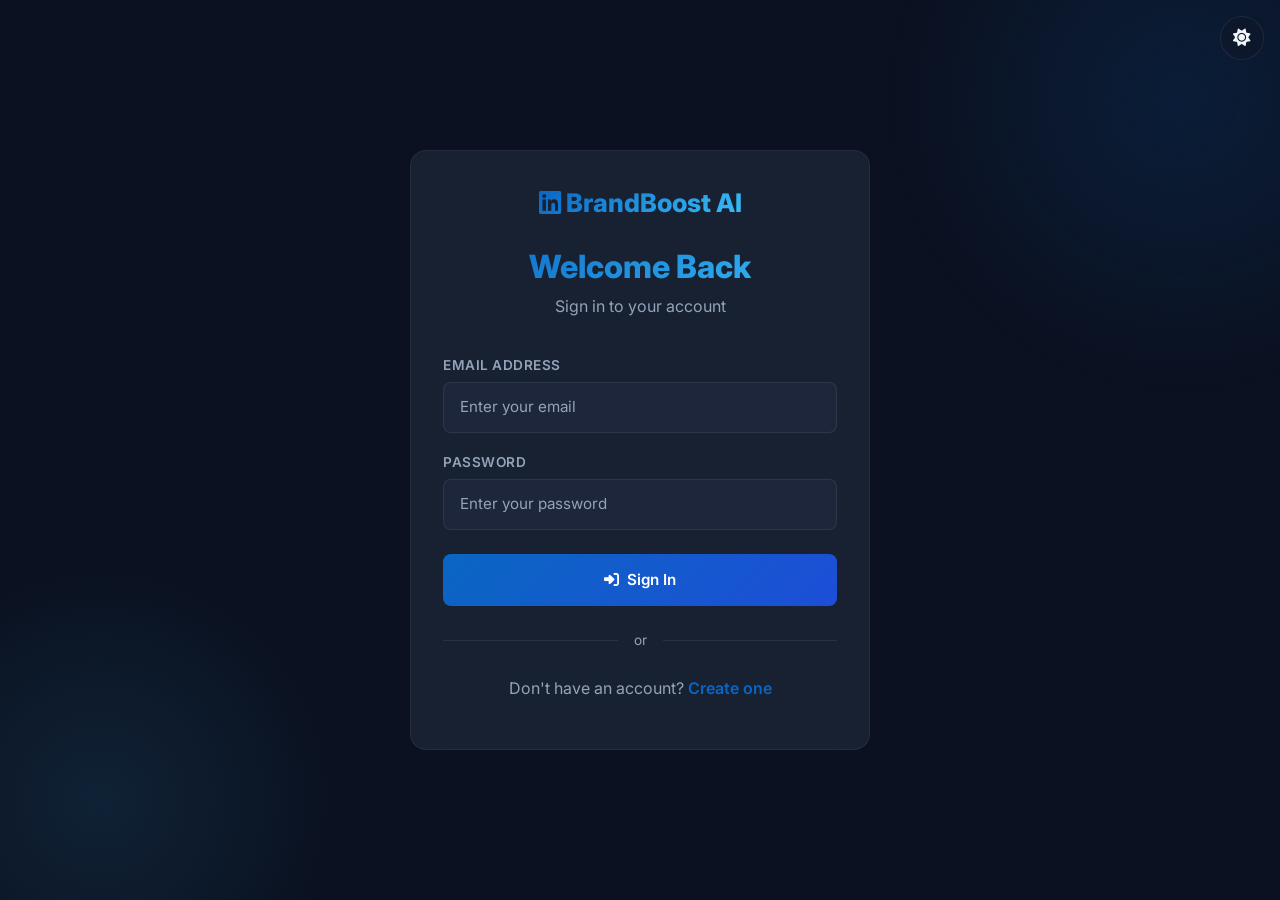
<file: frontend/login.html>
<!DOCTYPE html>
<html lang="en" data-theme="dark">
<head>
    <meta charset="UTF-8">
    <meta name="viewport" content="width=device-width, initial-scale=1.0">
    <title>Sign In - BrandBoost AI</title>
    <link href="https://cdn.jsdelivr.net/npm/bootstrap@5.3.3/dist/css/bootstrap.min.css" rel="stylesheet">
    <link href="https://cdnjs.cloudflare.com/ajax/libs/font-awesome/6.5.1/css/all.min.css" rel="stylesheet">
    <link href="css/style.css" rel="stylesheet">
</head>
<body>
    <div class="bg-animated"></div>
    <div class="auth-container">
        <div class="auth-card glass-card">
            <div class="auth-header">
                <a href="index.html" class="navbar-brand-custom" style="font-size:1.6rem"><i class="fab fa-linkedin"></i> BrandBoost AI</a>
                <h1 style="margin-top:1.5rem">Welcome Back</h1>
                <p>Sign in to your account</p>
            </div>
            <form id="loginForm">
                <div class="mb-3">
                    <label class="form-label-custom">Email Address</label>
                    <input type="email" id="email" class="form-control-custom" placeholder="Enter your email" required>
                </div>
                <div class="mb-4">
                    <label class="form-label-custom">Password</label>
                    <input type="password" id="password" class="form-control-custom" placeholder="Enter your password" required>
                </div>
                <button type="submit" class="btn-primary-custom w-100" style="justify-content:center;padding:14px">
                    <i class="fas fa-sign-in-alt"></i> Sign In
                </button>
            </form>
            <div class="auth-divider"><span>or</span></div>
            <p style="text-align:center;color:var(--text-secondary)">
                Don't have an account? <a href="register.html" style="font-weight:600">Create one</a>
            </p>
        </div>
    </div>
    <button class="theme-toggle" id="themeToggle" style="position:fixed;top:1rem;right:1rem"><i class="fas fa-sun"></i></button>
    <script src="js/auth.js"></script>
    <script>redirectIfAuth();</script>
</body>
</html>
</file>
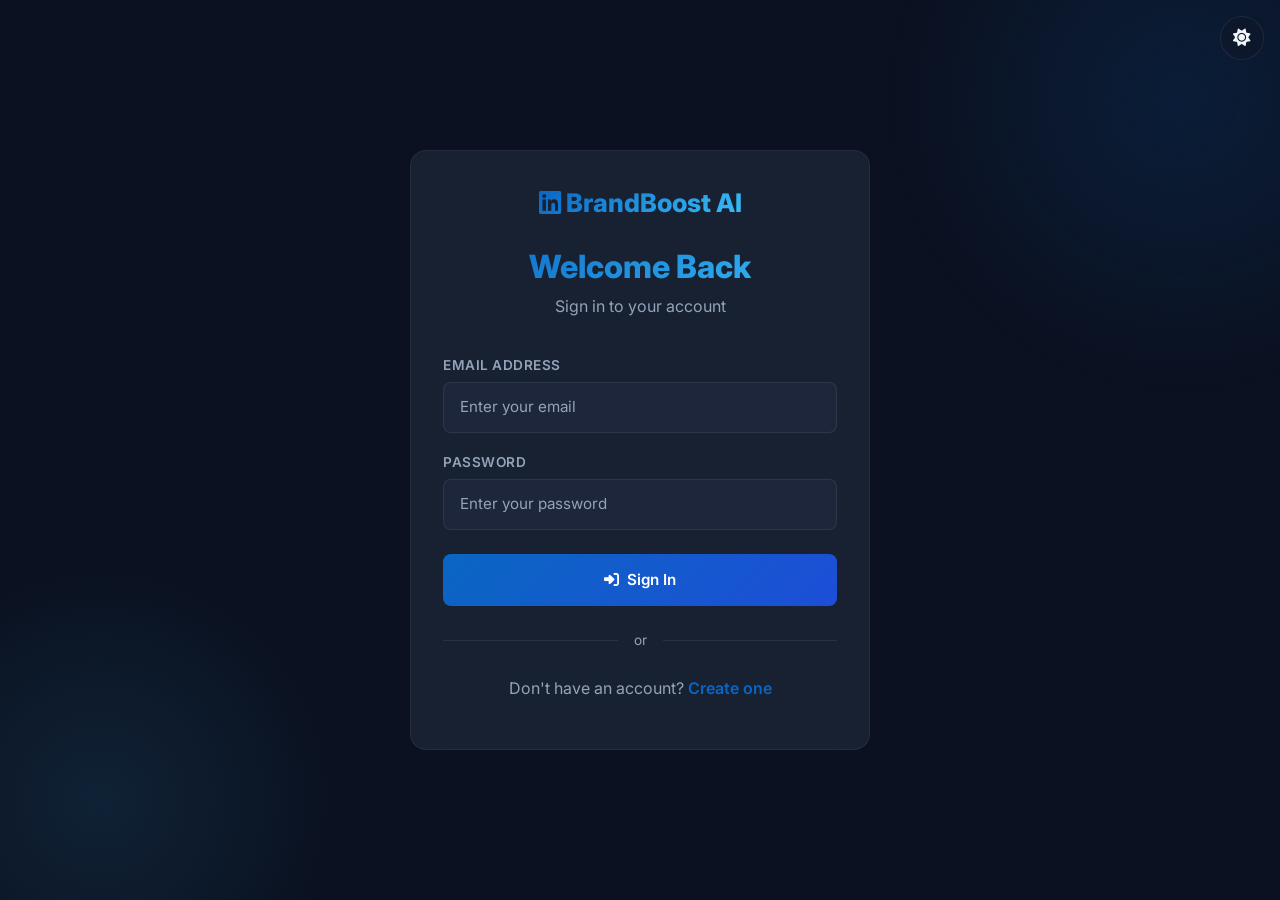
<file: frontend/post-generator.html>
<!DOCTYPE html>
<html lang="en" data-theme="dark">
<head>
    <meta charset="UTF-8">
    <meta name="viewport" content="width=device-width, initial-scale=1.0">
    <title>Post Generator - BrandBoost AI</title>
    <link href="https://cdn.jsdelivr.net/npm/bootstrap@5.3.3/dist/css/bootstrap.min.css" rel="stylesheet">
    <link href="https://cdnjs.cloudflare.com/ajax/libs/font-awesome/6.5.1/css/all.min.css" rel="stylesheet">
    <link href="css/style.css" rel="stylesheet">
    <link href="css/dashboard.css" rel="stylesheet">
</head>
<body>
    <div class="bg-animated"></div>
    <button class="sidebar-toggle" id="sidebarToggle"><i class="fas fa-bars"></i></button>
    <div class="sidebar-overlay" id="sidebarOverlay"></div>
    <aside class="sidebar" id="sidebar">
        <div class="sidebar-brand"><i class="fab fa-linkedin"></i> BrandBoost AI</div>
        <nav class="sidebar-nav">
            <div class="sidebar-section">Main</div>
            <a href="dashboard.html" class="sidebar-link"><i class="fas fa-th-large"></i> Dashboard</a>
            <a href="profile-analysis.html" class="sidebar-link"><i class="fas fa-search-plus"></i> Profile Analyzer</a>
            <a href="branding-score.html" class="sidebar-link"><i class="fas fa-chart-pie"></i> Branding Score</a>
            <div class="sidebar-section">Content Tools</div>
            <a href="headline-generator.html" class="sidebar-link"><i class="fas fa-heading"></i> Headline Generator</a>
            <a href="about-generator.html" class="sidebar-link"><i class="fas fa-user-edit"></i> About Generator</a>
            <a href="post-generator.html" class="sidebar-link"><i class="fas fa-pen-fancy"></i> Post Generator</a>
            <a href="hashtag-generator.html" class="sidebar-link"><i class="fas fa-hashtag"></i> Hashtag Generator</a>
            <div class="sidebar-section">Account</div>
            <a href="history.html" class="sidebar-link"><i class="fas fa-history"></i> History</a>
            <button class="sidebar-link" id="logoutBtn"><i class="fas fa-sign-out-alt"></i> Logout</button>
        </nav>
        <div style="padding:1rem;border-top:1px solid var(--border);margin-top:auto">
            <div class="d-flex align-items-center gap-2">
                <div style="width:36px;height:36px;border-radius:50%;background:linear-gradient(135deg,var(--primary),var(--accent));display:flex;align-items:center;justify-content:center;color:#fff;font-weight:700" id="userAvatar">U</div>
                <div><div style="font-weight:600;font-size:0.85rem" id="userName">User</div></div>
                <button class="theme-toggle ms-auto" id="themeToggle" style="width:32px;height:32px;font-size:0.85rem"><i class="fas fa-sun"></i></button>
            </div>
        </div>
    </aside>

    <main class="main-content">
        <div class="page-header">
            <div><h1 class="page-title"><i class="fas fa-pen-fancy me-2"></i>AI Post Generator</h1>
            <p class="page-subtitle">Create engaging LinkedIn posts for any topic</p></div>
        </div>

        <!-- Category Selection -->
        <h5 style="font-weight:700;margin-bottom:1rem">Select Category</h5>
        <div class="row g-3 mb-4">
            <div class="col-md-3 col-4"><div class="glass-card category-card selected" onclick="selectCategory(this,'Career Growth')"><i class="fas fa-chart-line"></i><h5>Career Growth</h5></div></div>
            <div class="col-md-3 col-4"><div class="glass-card category-card" onclick="selectCategory(this,'Artificial Intelligence')"><i class="fas fa-robot"></i><h5>AI & ML</h5></div></div>
            <div class="col-md-3 col-4"><div class="glass-card category-card" onclick="selectCategory(this,'Cloud Computing')"><i class="fas fa-cloud"></i><h5>Cloud</h5></div></div>
            <div class="col-md-3 col-4"><div class="glass-card category-card" onclick="selectCategory(this,'Python')"><i class="fab fa-python"></i><h5>Python</h5></div></div>
            <div class="col-md-3 col-4"><div class="glass-card category-card" onclick="selectCategory(this,'Motivation')"><i class="fas fa-fire"></i><h5>Motivation</h5></div></div>
            <div class="col-md-3 col-4"><div class="glass-card category-card" onclick="selectCategory(this,'Placement Preparation')"><i class="fas fa-graduation-cap"></i><h5>Placements</h5></div></div>
            <div class="col-md-3 col-4"><div class="glass-card category-card" onclick="selectCategory(this,'AWS')"><i class="fab fa-aws"></i><h5>AWS</h5></div></div>
            <div class="col-md-3 col-4"><div class="glass-card category-card" onclick="selectCategory(this,'Web Development')"><i class="fas fa-code"></i><h5>Web Dev</h5></div></div>
        </div>

        <div class="row g-4">
            <div class="col-lg-5">
                <div class="glass-card mb-4">
                    <h5 style="font-weight:700;margin-bottom:1rem">Post Length</h5>
                    <div class="row g-3">
                        <div class="col-4"><div class="length-option" onclick="selectLength(this,'short')"><i class="fas fa-align-left" style="color:var(--primary)"></i><div style="font-weight:600;font-size:0.8rem;margin-top:4px">Short</div><div style="font-size:0.7rem;color:var(--text-secondary)">50-100 words</div></div></div>
                        <div class="col-4"><div class="length-option selected" onclick="selectLength(this,'medium')"><i class="fas fa-align-center" style="color:var(--primary)"></i><div style="font-weight:600;font-size:0.8rem;margin-top:4px">Medium</div><div style="font-size:0.7rem;color:var(--text-secondary)">150-250 words</div></div></div>
                        <div class="col-4"><div class="length-option" onclick="selectLength(this,'long')"><i class="fas fa-align-justify" style="color:var(--primary)"></i><div style="font-weight:600;font-size:0.8rem;margin-top:4px">Long</div><div style="font-size:0.7rem;color:var(--text-secondary)">300-500 words</div></div></div>
                    </div>
                </div>
                <div class="glass-card">
                    <div class="mb-3">
                        <label class="form-label-custom">Custom Topic (optional)</label>
                        <input type="text" id="postTopic" class="form-control-custom" placeholder="e.g., My journey into tech">
                    </div>
                    <div class="mb-4">
                        <label class="form-label-custom">Tone</label>
                        <select id="postTone" class="form-control-custom">
                            <option value="professional">Professional</option>
                            <option value="inspirational">Inspirational</option>
                            <option value="educational">Educational</option>
                            <option value="storytelling">Storytelling</option>
                            <option value="casual">Casual</option>
                        </select>
                    </div>
                    <button class="btn-primary-custom w-100" style="justify-content:center;padding:14px" onclick="generatePost()">
                        <i class="fas fa-magic"></i> Generate Post
                    </button>
                </div>
            </div>
            <div class="col-lg-7">
                <div id="postResult">
                    <div class="glass-card text-center" style="padding:4rem 2rem">
                        <i class="fas fa-pen-fancy" style="font-size:3rem;color:var(--primary);opacity:0.3;margin-bottom:1rem"></i>
                        <h4 style="font-weight:700">Your Post Will Appear Here</h4>
                        <p style="color:var(--text-secondary)">Select a category, length, and click generate.</p>
                    </div>
                </div>
            </div>
        </div>
    </main>
    <script src="https://cdn.jsdelivr.net/npm/bootstrap@5.3.3/dist/js/bootstrap.bundle.min.js"></script>
    <script src="js/auth.js"></script>
    <script src="js/ai.js"></script>
    <script src="js/dashboard.js"></script>
</body>
</html>
</file>
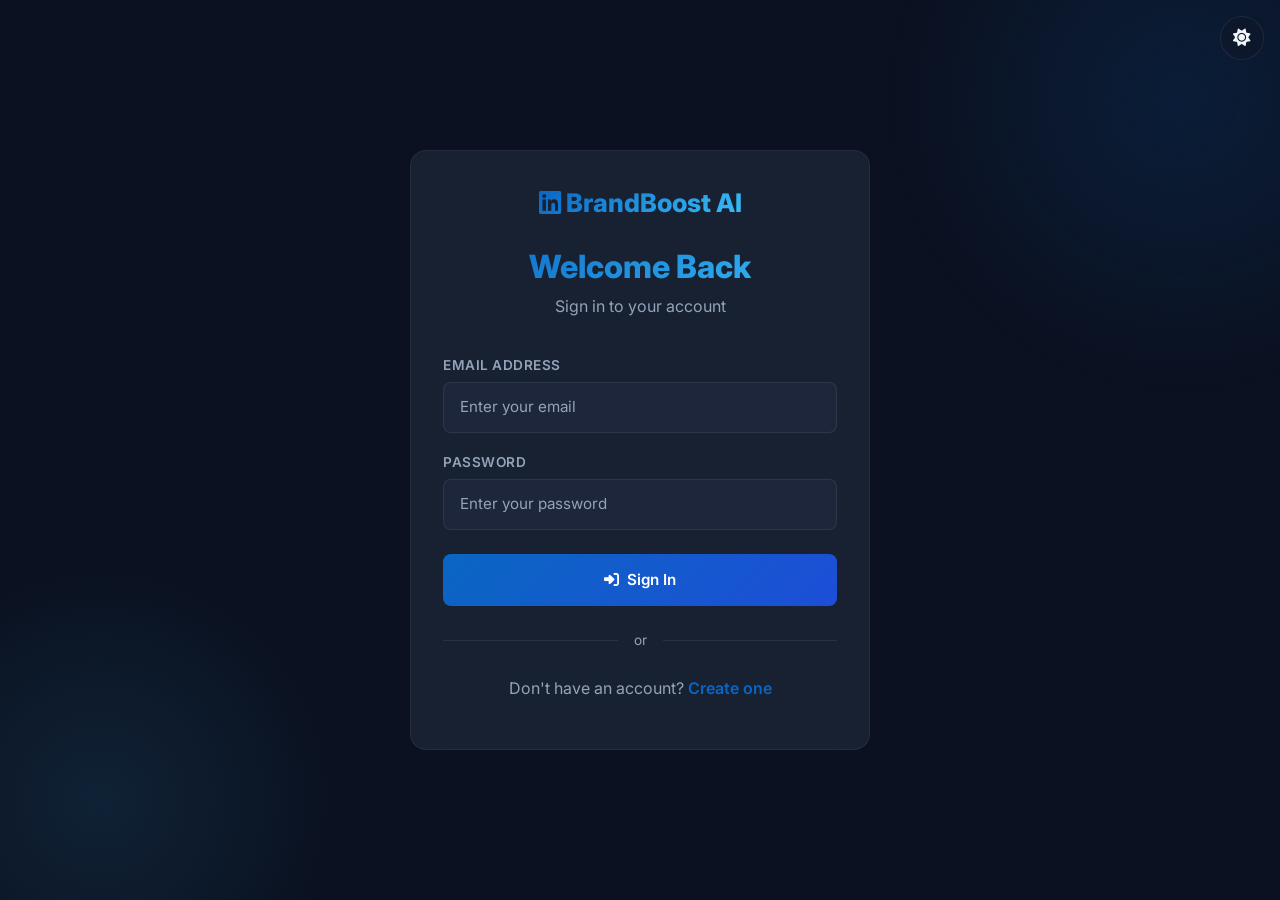
<file: frontend/profile-analysis.html>
<!DOCTYPE html>
<html lang="en" data-theme="dark">
<head>
    <meta charset="UTF-8">
    <meta name="viewport" content="width=device-width, initial-scale=1.0">
    <title>Profile Analyzer - BrandBoost AI</title>
    <link href="https://cdn.jsdelivr.net/npm/bootstrap@5.3.3/dist/css/bootstrap.min.css" rel="stylesheet">
    <link href="https://cdnjs.cloudflare.com/ajax/libs/font-awesome/6.5.1/css/all.min.css" rel="stylesheet">
    <link href="css/style.css" rel="stylesheet">
    <link href="css/dashboard.css" rel="stylesheet">
</head>
<body>
    <div class="bg-animated"></div>
    <button class="sidebar-toggle" id="sidebarToggle"><i class="fas fa-bars"></i></button>
    <div class="sidebar-overlay" id="sidebarOverlay"></div>
    <aside class="sidebar" id="sidebar">
        <div class="sidebar-brand"><i class="fab fa-linkedin"></i> BrandBoost AI</div>
        <nav class="sidebar-nav">
            <div class="sidebar-section">Main</div>
            <a href="dashboard.html" class="sidebar-link"><i class="fas fa-th-large"></i> Dashboard</a>
            <a href="profile-analysis.html" class="sidebar-link"><i class="fas fa-search-plus"></i> Profile Analyzer</a>
            <a href="branding-score.html" class="sidebar-link"><i class="fas fa-chart-pie"></i> Branding Score</a>
            <div class="sidebar-section">Content Tools</div>
            <a href="headline-generator.html" class="sidebar-link"><i class="fas fa-heading"></i> Headline Generator</a>
            <a href="about-generator.html" class="sidebar-link"><i class="fas fa-user-edit"></i> About Generator</a>
            <a href="post-generator.html" class="sidebar-link"><i class="fas fa-pen-fancy"></i> Post Generator</a>
            <a href="hashtag-generator.html" class="sidebar-link"><i class="fas fa-hashtag"></i> Hashtag Generator</a>
            <div class="sidebar-section">Account</div>
            <a href="history.html" class="sidebar-link"><i class="fas fa-history"></i> History</a>
            <button class="sidebar-link" id="logoutBtn"><i class="fas fa-sign-out-alt"></i> Logout</button>
        </nav>
        <div style="padding:1rem;border-top:1px solid var(--border);margin-top:auto">
            <div class="d-flex align-items-center gap-2">
                <div style="width:36px;height:36px;border-radius:50%;background:linear-gradient(135deg,var(--primary),var(--accent));display:flex;align-items:center;justify-content:center;color:#fff;font-weight:700" id="userAvatar">U</div>
                <div><div style="font-weight:600;font-size:0.85rem" id="userName">User</div></div>
                <button class="theme-toggle ms-auto" id="themeToggle" style="width:32px;height:32px;font-size:0.85rem"><i class="fas fa-sun"></i></button>
            </div>
        </div>
    </aside>

    <main class="main-content">
        <div class="page-header">
            <div><h1 class="page-title"><i class="fas fa-search-plus me-2"></i>Profile Analyzer</h1>
            <p class="page-subtitle">Get AI-powered analysis of your LinkedIn profile</p></div>
        </div>

        <div class="row g-4">
            <div class="col-lg-5">
                <div class="glass-card">
                    <h5 style="font-weight:700;margin-bottom:1.5rem">Your Profile Data</h5>
                    <div class="mb-3">
                        <label class="form-label-custom">LinkedIn Headline</label>
                        <input type="text" id="headline" class="form-control-custom" placeholder="e.g., Full Stack Developer | React | Node.js">
                    </div>
                    <div class="mb-3">
                        <label class="form-label-custom">About Section</label>
                        <textarea id="about" class="form-control-custom" rows="4" placeholder="Paste your LinkedIn about section..."></textarea>
                    </div>
                    <div class="mb-3">
                        <label class="form-label-custom">Skills (comma separated)</label>
                        <input type="text" id="skills" class="form-control-custom" placeholder="Python, JavaScript, AWS, Docker">
                    </div>
                    <div class="mb-3">
                        <label class="form-label-custom">Experience</label>
                        <textarea id="experience" class="form-control-custom" rows="3" placeholder="Describe your work experience..."></textarea>
                    </div>
                    <div class="mb-3">
                        <label class="form-label-custom">Projects</label>
                        <textarea id="projects" class="form-control-custom" rows="2" placeholder="List your key projects..."></textarea>
                    </div>
                    <div class="mb-4">
                        <label class="form-label-custom">Education</label>
                        <input type="text" id="education" class="form-control-custom" placeholder="B.Tech in CSE, XYZ University">
                    </div>
                    <button class="btn-primary-custom w-100" style="justify-content:center;padding:14px" onclick="analyzeProfile()">
                        <i class="fas fa-robot"></i> Analyze My Profile
                    </button>
                </div>
            </div>
            <div class="col-lg-7">
                <div id="analysisResult">
                    <div class="glass-card text-center" style="padding:4rem 2rem">
                        <i class="fas fa-search-plus" style="font-size:3rem;color:var(--primary);opacity:0.3;margin-bottom:1rem"></i>
                        <h4 style="font-weight:700">Ready to Analyze</h4>
                        <p style="color:var(--text-secondary)">Fill in your profile details and click analyze to get AI-powered insights.</p>
                    </div>
                </div>
            </div>
        </div>
    </main>

    <script src="https://cdn.jsdelivr.net/npm/bootstrap@5.3.3/dist/js/bootstrap.bundle.min.js"></script>
    <script src="js/auth.js"></script>
    <script src="js/ai.js"></script>
    <script src="js/dashboard.js"></script>
</body>
</html>
</file>
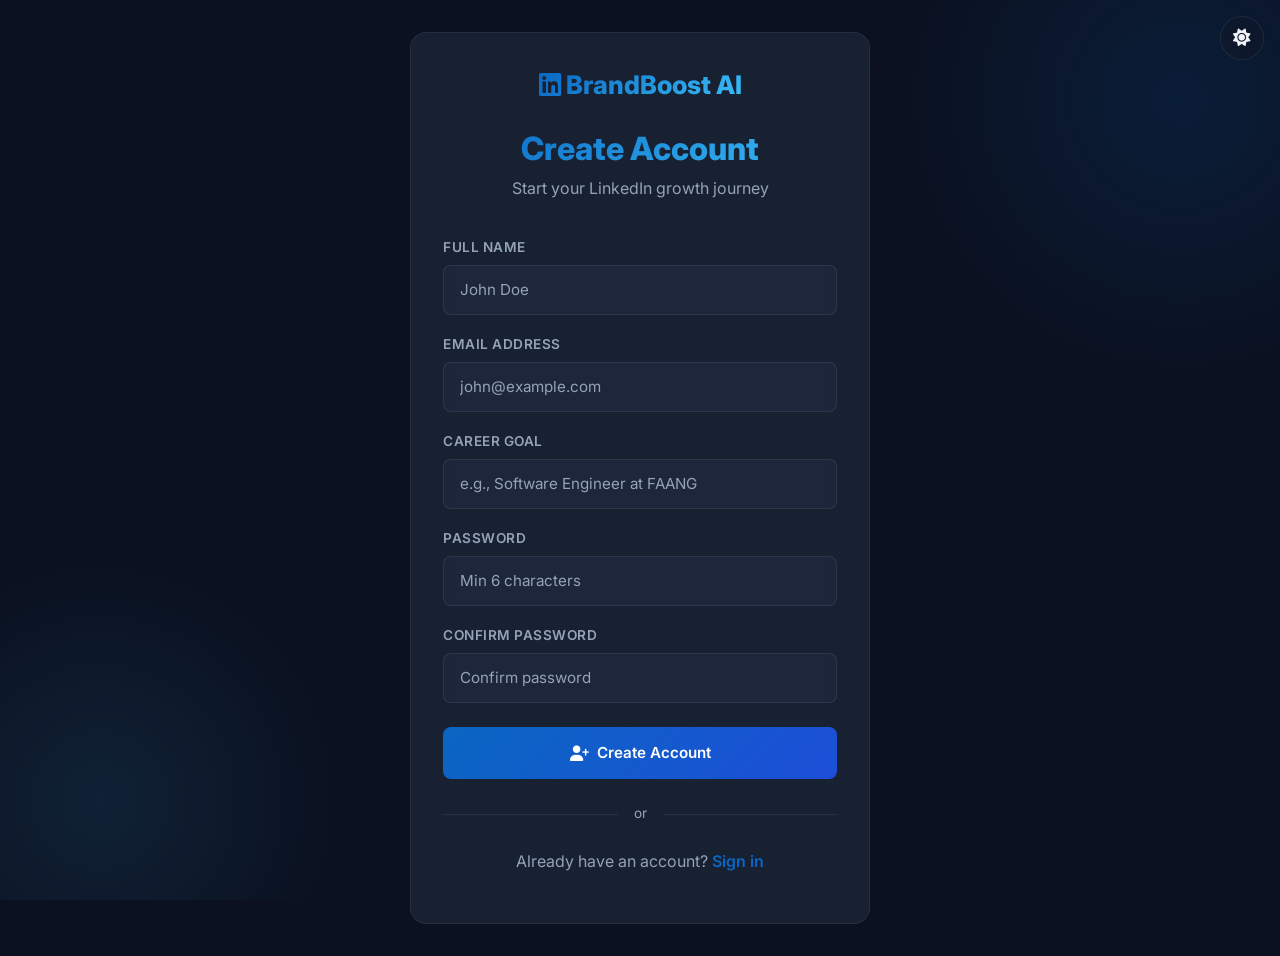
<file: frontend/register.html>
<!DOCTYPE html>
<html lang="en" data-theme="dark">
<head>
    <meta charset="UTF-8">
    <meta name="viewport" content="width=device-width, initial-scale=1.0">
    <title>Create Account - BrandBoost AI</title>
    <link href="https://cdn.jsdelivr.net/npm/bootstrap@5.3.3/dist/css/bootstrap.min.css" rel="stylesheet">
    <link href="https://cdnjs.cloudflare.com/ajax/libs/font-awesome/6.5.1/css/all.min.css" rel="stylesheet">
    <link href="css/style.css" rel="stylesheet">
</head>
<body>
    <div class="bg-animated"></div>
    <div class="auth-container">
        <div class="auth-card glass-card">
            <div class="auth-header">
                <a href="index.html" class="navbar-brand-custom" style="font-size:1.6rem"><i class="fab fa-linkedin"></i> BrandBoost AI</a>
                <h1 style="margin-top:1.5rem">Create Account</h1>
                <p>Start your LinkedIn growth journey</p>
            </div>
            <form id="registerForm">
                <div class="mb-3">
                    <label class="form-label-custom">Full Name</label>
                    <input type="text" id="name" class="form-control-custom" placeholder="John Doe" required>
                </div>
                <div class="mb-3">
                    <label class="form-label-custom">Email Address</label>
                    <input type="email" id="email" class="form-control-custom" placeholder="john@example.com" required>
                </div>
                <div class="mb-3">
                    <label class="form-label-custom">Career Goal</label>
                    <input type="text" id="careerGoal" class="form-control-custom" placeholder="e.g., Software Engineer at FAANG">
                </div>
                <div class="mb-3">
                    <label class="form-label-custom">Password</label>
                    <input type="password" id="password" class="form-control-custom" placeholder="Min 6 characters" required minlength="6">
                </div>
                <div class="mb-4">
                    <label class="form-label-custom">Confirm Password</label>
                    <input type="password" id="confirmPassword" class="form-control-custom" placeholder="Confirm password" required>
                </div>
                <button type="submit" class="btn-primary-custom w-100" style="justify-content:center;padding:14px">
                    <i class="fas fa-user-plus"></i> Create Account
                </button>
            </form>
            <div class="auth-divider"><span>or</span></div>
            <p style="text-align:center;color:var(--text-secondary)">
                Already have an account? <a href="login.html" style="font-weight:600">Sign in</a>
            </p>
        </div>
    </div>
    <button class="theme-toggle" id="themeToggle" style="position:fixed;top:1rem;right:1rem"><i class="fas fa-sun"></i></button>
    <script src="js/auth.js"></script>
    <script>redirectIfAuth();</script>
</body>
</html>
</file>
<file: frontend/css/style.css>
/* ============================================
   LinkedIn Branding Assistant - Main Styles
   ============================================ */

@import url('https://fonts.googleapis.com/css2?family=Inter:wght@300;400;500;600;700;800;900&display=swap');

/* ── CSS Variables ───────────────────────── */
:root {
  --primary: #0A66C2;
  --primary-dark: #004182;
  --primary-light: #378fe9;
  --secondary: #1D4ED8;
  --accent: #38BDF8;
  --success: #22C55E;
  --warning: #F59E0B;
  --danger: #EF4444;
  --dark: #0F172A;
  --dark-800: #1E293B;
  --dark-700: #334155;
  --dark-600: #475569;
  --light: #F8FAFC;
  --light-200: #E2E8F0;
  --light-300: #CBD5E1;
  --gray: #94A3B8;
  --font: 'Inter', -apple-system, BlinkMacSystemFont, sans-serif;
  --radius: 16px;
  --radius-sm: 8px;
  --radius-lg: 24px;
  --shadow: 0 4px 24px rgba(0,0,0,0.08);
  --shadow-lg: 0 12px 48px rgba(0,0,0,0.12);
  --glass-bg: rgba(255,255,255,0.08);
  --glass-border: rgba(255,255,255,0.12);
  --transition: all 0.3s cubic-bezier(0.4, 0, 0.2, 1);
}

[data-theme="dark"] {
  --bg: #0B1120;
  --bg-card: rgba(30, 41, 59, 0.7);
  --bg-input: rgba(30, 41, 59, 0.9);
  --text: #F1F5F9;
  --text-secondary: #94A3B8;
  --border: rgba(255,255,255,0.08);
  --glass-bg: rgba(15, 23, 42, 0.6);
  --glass-border: rgba(255,255,255,0.06);
  --hover-bg: rgba(255,255,255,0.04);
}

[data-theme="light"] {
  --bg: #F0F4F8;
  --bg-card: rgba(255,255,255,0.85);
  --bg-input: #FFFFFF;
  --text: #0F172A;
  --text-secondary: #64748B;
  --border: rgba(0,0,0,0.08);
  --glass-bg: rgba(255,255,255,0.6);
  --glass-border: rgba(0,0,0,0.06);
  --hover-bg: rgba(0,0,0,0.03);
}

/* ── Reset & Base ────────────────────────── */
*, *::before, *::after { box-sizing: border-box; margin: 0; padding: 0; }

html { scroll-behavior: smooth; }

body {
  font-family: var(--font);
  background: var(--bg);
  color: var(--text);
  line-height: 1.6;
  min-height: 100vh;
  transition: var(--transition);
  overflow-x: hidden;
}

a { text-decoration: none; color: var(--primary); transition: var(--transition); }
a:hover { color: var(--primary-light); }

/* ── Animated Background ─────────────────── */
.bg-animated {
  position: fixed; top: 0; left: 0; width: 100%; height: 100%;
  z-index: -1; overflow: hidden;
}
.bg-animated::before {
  content: ''; position: absolute; width: 600px; height: 600px;
  background: radial-gradient(circle, rgba(10,102,194,0.15), transparent 70%);
  top: -200px; right: -200px; animation: float 20s ease-in-out infinite;
}
.bg-animated::after {
  content: ''; position: absolute; width: 500px; height: 500px;
  background: radial-gradient(circle, rgba(56,189,248,0.1), transparent 70%);
  bottom: -150px; left: -150px; animation: float 25s ease-in-out infinite reverse;
}
@keyframes float {
  0%, 100% { transform: translate(0, 0) rotate(0deg); }
  33% { transform: translate(30px, -30px) rotate(120deg); }
  66% { transform: translate(-20px, 20px) rotate(240deg); }
}

/* ── Glass Card ──────────────────────────── */
.glass-card {
  background: var(--bg-card);
  backdrop-filter: blur(20px);
  -webkit-backdrop-filter: blur(20px);
  border: 1px solid var(--glass-border);
  border-radius: var(--radius);
  padding: 2rem;
  transition: var(--transition);
}
.glass-card:hover {
  transform: translateY(-2px);
  box-shadow: var(--shadow-lg);
  border-color: rgba(10,102,194,0.2);
}

/* ── Buttons ─────────────────────────────── */
.btn-primary-custom {
  background: linear-gradient(135deg, var(--primary), var(--secondary));
  color: #fff; border: none; padding: 12px 28px;
  border-radius: var(--radius-sm); font-weight: 600;
  font-size: 0.95rem; cursor: pointer; transition: var(--transition);
  display: inline-flex; align-items: center; gap: 8px;
  position: relative; overflow: hidden;
}
.btn-primary-custom::before {
  content: ''; position: absolute; top: 0; left: -100%; width: 100%; height: 100%;
  background: linear-gradient(90deg, transparent, rgba(255,255,255,0.2), transparent);
  transition: 0.5s;
}
.btn-primary-custom:hover::before { left: 100%; }
.btn-primary-custom:hover { transform: translateY(-2px); box-shadow: 0 8px 25px rgba(10,102,194,0.4); }
.btn-primary-custom:active { transform: translateY(0); }

.btn-outline-custom {
  background: transparent; color: var(--primary);
  border: 2px solid var(--primary); padding: 10px 24px;
  border-radius: var(--radius-sm); font-weight: 600;
  cursor: pointer; transition: var(--transition);
}
.btn-outline-custom:hover {
  background: var(--primary); color: #fff;
  transform: translateY(-2px);
}

.btn-glass {
  background: var(--glass-bg); color: var(--text);
  border: 1px solid var(--glass-border); padding: 10px 20px;
  border-radius: var(--radius-sm); cursor: pointer;
  backdrop-filter: blur(10px); transition: var(--transition);
}
.btn-glass:hover { background: var(--hover-bg); border-color: var(--primary); }

/* ── Form Elements ───────────────────────── */
.form-control-custom {
  background: var(--bg-input); border: 1px solid var(--border);
  color: var(--text); border-radius: var(--radius-sm);
  padding: 12px 16px; font-family: var(--font);
  font-size: 0.95rem; transition: var(--transition); width: 100%;
}
.form-control-custom:focus {
  outline: none; border-color: var(--primary);
  box-shadow: 0 0 0 3px rgba(10,102,194,0.15);
}
.form-control-custom::placeholder { color: var(--gray); }

.form-label-custom {
  font-weight: 600; font-size: 0.85rem; color: var(--text-secondary);
  text-transform: uppercase; letter-spacing: 0.5px; margin-bottom: 6px;
}

/* ── Navbar ──────────────────────────────── */
.navbar-custom {
  background: var(--bg-card); backdrop-filter: blur(20px);
  border-bottom: 1px solid var(--border); padding: 0.75rem 0;
  position: sticky; top: 0; z-index: 1000;
}
.navbar-brand-custom {
  font-weight: 800; font-size: 1.4rem;
  background: linear-gradient(135deg, var(--primary), var(--accent));
  -webkit-background-clip: text; -webkit-text-fill-color: transparent;
  background-clip: text;
}
.nav-link-custom {
  color: var(--text-secondary) !important; font-weight: 500;
  padding: 8px 16px !important; border-radius: var(--radius-sm);
  transition: var(--transition); font-size: 0.9rem;
}
.nav-link-custom:hover, .nav-link-custom.active {
  color: var(--primary) !important; background: var(--hover-bg);
}

/* ── Auth Pages ──────────────────────────── */
.auth-container {
  min-height: 100vh; display: flex; align-items: center;
  justify-content: center; padding: 2rem;
}
.auth-card {
  width: 100%; max-width: 460px;
}
.auth-header { text-align: center; margin-bottom: 2rem; }
.auth-header h1 {
  font-size: 2rem; font-weight: 800; margin-bottom: 0.5rem;
  background: linear-gradient(135deg, var(--primary), var(--accent));
  -webkit-background-clip: text; -webkit-text-fill-color: transparent;
  background-clip: text;
}
.auth-header p { color: var(--text-secondary); }
.auth-divider {
  display: flex; align-items: center; margin: 1.5rem 0;
  color: var(--gray); font-size: 0.85rem;
}
.auth-divider::before, .auth-divider::after {
  content: ''; flex: 1; height: 1px; background: var(--border);
}
.auth-divider span { padding: 0 1rem; }

/* ── Landing Page ────────────────────────── */
.hero-section {
  min-height: 100vh; display: flex; align-items: center;
  position: relative; overflow: hidden;
}
.hero-title {
  font-size: clamp(2.5rem, 5vw, 4rem); font-weight: 900;
  line-height: 1.1; margin-bottom: 1.5rem;
}
.hero-title .gradient-text {
  background: linear-gradient(135deg, var(--primary), var(--accent), var(--success));
  -webkit-background-clip: text; -webkit-text-fill-color: transparent;
  background-clip: text;
}
.hero-subtitle {
  font-size: 1.2rem; color: var(--text-secondary);
  max-width: 600px; margin-bottom: 2rem;
}
.hero-stats {
  display: flex; gap: 2rem; margin-top: 3rem;
}
.hero-stat h3 {
  font-size: 2rem; font-weight: 800; color: var(--primary);
}
.hero-stat p { color: var(--text-secondary); font-size: 0.85rem; }

.feature-card {
  text-align: center; padding: 2rem;
}
.feature-card .icon-wrapper {
  width: 64px; height: 64px; border-radius: 16px;
  background: linear-gradient(135deg, var(--primary), var(--accent));
  display: flex; align-items: center; justify-content: center;
  margin: 0 auto 1.5rem; font-size: 1.5rem; color: #fff;
}
.feature-card h3 { font-size: 1.2rem; font-weight: 700; margin-bottom: 0.75rem; }
.feature-card p { color: var(--text-secondary); font-size: 0.9rem; }

/* ── Theme Toggle ────────────────────────── */
.theme-toggle {
  width: 44px; height: 44px; border-radius: 50%;
  background: var(--glass-bg); border: 1px solid var(--border);
  color: var(--text); cursor: pointer; display: flex;
  align-items: center; justify-content: center; font-size: 1.1rem;
  transition: var(--transition);
}
.theme-toggle:hover { background: var(--hover-bg); border-color: var(--primary); }

/* ── Toast Notifications ─────────────────── */
.toast-container {
  position: fixed; top: 20px; right: 20px; z-index: 9999;
  display: flex; flex-direction: column; gap: 10px;
}
.toast-custom {
  padding: 14px 20px; border-radius: var(--radius-sm);
  background: var(--bg-card); backdrop-filter: blur(20px);
  border: 1px solid var(--border); color: var(--text);
  display: flex; align-items: center; gap: 12px;
  animation: slideIn 0.3s ease; min-width: 300px;
  box-shadow: var(--shadow-lg);
}
.toast-custom.success { border-left: 4px solid var(--success); }
.toast-custom.error { border-left: 4px solid var(--danger); }
.toast-custom.info { border-left: 4px solid var(--primary); }
@keyframes slideIn {
  from { transform: translateX(100%); opacity: 0; }
  to { transform: translateX(0); opacity: 1; }
}

/* ── Skeleton Loader ─────────────────────── */
.skeleton {
  background: linear-gradient(90deg, var(--border) 25%, var(--hover-bg) 50%, var(--border) 75%);
  background-size: 200% 100%; animation: shimmer 1.5s infinite;
  border-radius: var(--radius-sm);
}
.skeleton-text { height: 16px; margin-bottom: 8px; }
.skeleton-title { height: 24px; width: 60%; margin-bottom: 16px; }
.skeleton-card { height: 200px; }
@keyframes shimmer { 0% { background-position: 200% 0; } 100% { background-position: -200% 0; } }

/* ── Scroll ──────────────────────────────── */
::-webkit-scrollbar { width: 6px; }
::-webkit-scrollbar-track { background: transparent; }
::-webkit-scrollbar-thumb { background: var(--dark-600); border-radius: 3px; }
::-webkit-scrollbar-thumb:hover { background: var(--primary); }

/* ── Responsive ──────────────────────────── */
@media (max-width: 768px) {
  .hero-title { font-size: 2rem; }
  .hero-stats { flex-wrap: wrap; gap: 1rem; }
  .glass-card { padding: 1.25rem; }
  .auth-card { margin: 1rem; }
}

/* ── Utility ─────────────────────────────── */
.gradient-border {
  position: relative;
}
.gradient-border::before {
  content: ''; position: absolute; inset: -2px;
  background: linear-gradient(135deg, var(--primary), var(--accent));
  border-radius: calc(var(--radius) + 2px); z-index: -1;
  opacity: 0; transition: var(--transition);
}
.gradient-border:hover::before { opacity: 1; }

.fade-in { animation: fadeIn 0.5s ease; }
@keyframes fadeIn { from { opacity: 0; transform: translateY(10px); } to { opacity: 1; transform: translateY(0); } }

.pulse { animation: pulse 2s ease-in-out infinite; }
@keyframes pulse { 0%, 100% { transform: scale(1); } 50% { transform: scale(1.05); } }

.badge-custom {
  padding: 4px 12px; border-radius: 20px; font-size: 0.75rem;
  font-weight: 600; display: inline-flex; align-items: center; gap: 4px;
}
.badge-primary { background: rgba(10,102,194,0.15); color: var(--primary); }
.badge-success { background: rgba(34,197,94,0.15); color: var(--success); }
.badge-warning { background: rgba(245,158,11,0.15); color: var(--warning); }
</file>
<file: frontend/css/dashboard.css>
/* ============================================
   Dashboard Styles
   ============================================ */

/* ── Sidebar ─────────────────────────────── */
.sidebar {
  width: 280px; height: 100vh; position: fixed; left: 0; top: 0;
  background: var(--bg-card); backdrop-filter: blur(20px);
  border-right: 1px solid var(--border); padding: 1.5rem;
  display: flex; flex-direction: column; z-index: 100;
  transition: var(--transition); overflow-y: auto;
}
.sidebar-brand {
  font-size: 1.3rem; font-weight: 800; padding: 0.5rem 0 1.5rem;
  background: linear-gradient(135deg, var(--primary), var(--accent));
  -webkit-background-clip: text; -webkit-text-fill-color: transparent;
  background-clip: text; display: flex; align-items: center; gap: 10px;
}
.sidebar-brand i { font-size: 1.5rem; -webkit-text-fill-color: var(--primary); }

.sidebar-nav { flex: 1; display: flex; flex-direction: column; gap: 4px; }
.sidebar-link {
  display: flex; align-items: center; gap: 12px;
  padding: 12px 16px; border-radius: var(--radius-sm);
  color: var(--text-secondary); font-weight: 500; font-size: 0.9rem;
  transition: var(--transition); cursor: pointer; border: none;
  background: transparent; width: 100%; text-align: left;
}
.sidebar-link:hover { background: var(--hover-bg); color: var(--text); }
.sidebar-link.active {
  background: linear-gradient(135deg, rgba(10,102,194,0.15), rgba(56,189,248,0.1));
  color: var(--primary); font-weight: 600;
}
.sidebar-link i { width: 20px; text-align: center; font-size: 1.1rem; }

.sidebar-section {
  font-size: 0.7rem; font-weight: 700; text-transform: uppercase;
  letter-spacing: 1.5px; color: var(--gray); padding: 1.5rem 16px 0.5rem;
}

/* ── Main Content ────────────────────────── */
.main-content {
  margin-left: 280px; min-height: 100vh; padding: 2rem;
  transition: var(--transition);
}
.page-header {
  margin-bottom: 2rem; display: flex; justify-content: space-between;
  align-items: center; flex-wrap: wrap; gap: 1rem;
}
.page-title { font-size: 1.8rem; font-weight: 800; }
.page-subtitle { color: var(--text-secondary); font-size: 0.9rem; margin-top: 4px; }

/* ── Stat Cards ──────────────────────────── */
.stat-card {
  padding: 1.5rem; position: relative; overflow: hidden;
}
.stat-card .stat-icon {
  width: 48px; height: 48px; border-radius: 12px;
  display: flex; align-items: center; justify-content: center;
  font-size: 1.3rem; color: #fff; margin-bottom: 1rem;
}
.stat-card .stat-value { font-size: 2rem; font-weight: 800; line-height: 1; }
.stat-card .stat-label { color: var(--text-secondary); font-size: 0.85rem; margin-top: 4px; }
.stat-card .stat-change {
  font-size: 0.8rem; font-weight: 600; margin-top: 8px;
  display: flex; align-items: center; gap: 4px;
}
.stat-card .stat-change.positive { color: var(--success); }
.stat-card::after {
  content: ''; position: absolute; top: -50%; right: -50%;
  width: 200px; height: 200px; border-radius: 50%;
  background: linear-gradient(135deg, rgba(10,102,194,0.08), transparent);
}

/* ── Progress Circle ─────────────────────── */
.progress-circle {
  width: 160px; height: 160px; position: relative; margin: 0 auto;
}
.progress-circle svg { transform: rotate(-90deg); }
.progress-circle .progress-bg {
  fill: none; stroke: var(--border); stroke-width: 8;
}
.progress-circle .progress-bar {
  fill: none; stroke: url(#gradient); stroke-width: 8;
  stroke-linecap: round; transition: stroke-dashoffset 1s ease;
}
.progress-circle .progress-text {
  position: absolute; top: 50%; left: 50%;
  transform: translate(-50%, -50%); text-align: center;
}
.progress-circle .progress-value { font-size: 2.5rem; font-weight: 800; color: var(--primary); }
.progress-circle .progress-label { font-size: 0.75rem; color: var(--text-secondary); }

/* ── Output Area ─────────────────────────── */
.output-area {
  background: var(--bg-input); border: 1px solid var(--border);
  border-radius: var(--radius-sm); padding: 1.5rem;
  min-height: 200px; position: relative; white-space: pre-wrap;
  line-height: 1.8; font-size: 0.95rem;
}
.output-actions {
  display: flex; gap: 8px; margin-top: 1rem; flex-wrap: wrap;
}

/* ── Tag Chips ───────────────────────────── */
.tag-chip {
  display: inline-flex; align-items: center; gap: 6px;
  padding: 6px 14px; border-radius: 20px; font-size: 0.8rem;
  font-weight: 500; background: rgba(10,102,194,0.1);
  color: var(--primary); cursor: pointer; transition: var(--transition);
}
.tag-chip:hover { background: rgba(10,102,194,0.2); transform: scale(1.05); }

/* ── History Cards ───────────────────────── */
.history-card {
  padding: 1.25rem; margin-bottom: 1rem;
  border-left: 3px solid var(--primary);
}
.history-card .history-type {
  font-size: 0.7rem; text-transform: uppercase; letter-spacing: 1px;
  font-weight: 700; margin-bottom: 0.5rem;
}
.history-card .history-content {
  font-size: 0.9rem; color: var(--text-secondary);
  max-height: 100px; overflow: hidden; margin-bottom: 0.75rem;
}
.history-card .history-date { font-size: 0.75rem; color: var(--gray); }

/* ── Loading Spinner ─────────────────────── */
.spinner-overlay {
  position: fixed; top: 0; left: 0; right: 0; bottom: 0;
  background: rgba(0,0,0,0.5); backdrop-filter: blur(4px);
  display: flex; align-items: center; justify-content: center;
  z-index: 9999; display: none;
}
.spinner-overlay.active { display: flex; }
.ai-spinner {
  width: 60px; height: 60px; border-radius: 50%;
  border: 3px solid var(--border); border-top-color: var(--primary);
  animation: spin 1s linear infinite;
}
.ai-spinner-text { color: #fff; font-weight: 600; margin-top: 1rem; }
@keyframes spin { to { transform: rotate(360deg); } }

/* ── Category Cards ──────────────────────── */
.category-card {
  padding: 1.5rem; text-align: center; cursor: pointer;
  border: 2px solid transparent;
}
.category-card:hover, .category-card.selected {
  border-color: var(--primary);
}
.category-card i { font-size: 2rem; color: var(--primary); margin-bottom: 0.75rem; }
.category-card h5 { font-weight: 700; font-size: 0.9rem; }

/* ── Length Selector ─────────────────────── */
.length-option {
  padding: 1rem; text-align: center; cursor: pointer;
  border: 2px solid var(--border); border-radius: var(--radius-sm);
  transition: var(--transition);
}
.length-option:hover, .length-option.selected {
  border-color: var(--primary); background: rgba(10,102,194,0.05);
}

/* ── Headline Cards ──────────────────────── */
.headline-card {
  padding: 1rem 1.25rem; margin-bottom: 0.75rem;
  display: flex; justify-content: space-between; align-items: center;
  gap: 1rem;
}
.headline-card .headline-text { flex: 1; font-weight: 500; }
.headline-card .headline-actions { display: flex; gap: 6px; flex-shrink: 0; }

/* ── Mobile Sidebar Toggle ───────────────── */
.sidebar-toggle {
  display: none; position: fixed; top: 1rem; left: 1rem;
  z-index: 200; width: 44px; height: 44px; border-radius: 12px;
  background: var(--bg-card); border: 1px solid var(--border);
  color: var(--text); font-size: 1.2rem; cursor: pointer;
  align-items: center; justify-content: center;
}
.sidebar-overlay {
  display: none; position: fixed; inset: 0;
  background: rgba(0,0,0,0.5); z-index: 99;
}

@media (max-width: 992px) {
  .sidebar { transform: translateX(-100%); }
  .sidebar.open { transform: translateX(0); }
  .sidebar-toggle { display: flex; }
  .sidebar-overlay.active { display: block; }
  .main-content { margin-left: 0; padding: 1rem; padding-top: 4rem; }
}
@media (max-width: 576px) {
  .page-title { font-size: 1.4rem; }
  .stat-card .stat-value { font-size: 1.5rem; }
}

/* ── Radar Chart Container ───────────────── */
.chart-container {
  background: var(--bg-card); border-radius: var(--radius);
  padding: 1.5rem; border: 1px solid var(--border);
  position: relative;
}
.chart-container canvas { max-height: 350px; }

/* ── Copy Animation ──────────────────────── */
.copied { animation: copiedFlash 0.5s ease; }
@keyframes copiedFlash {
  0% { background: rgba(34,197,94,0.3); }
  100% { background: transparent; }
}
</file>
